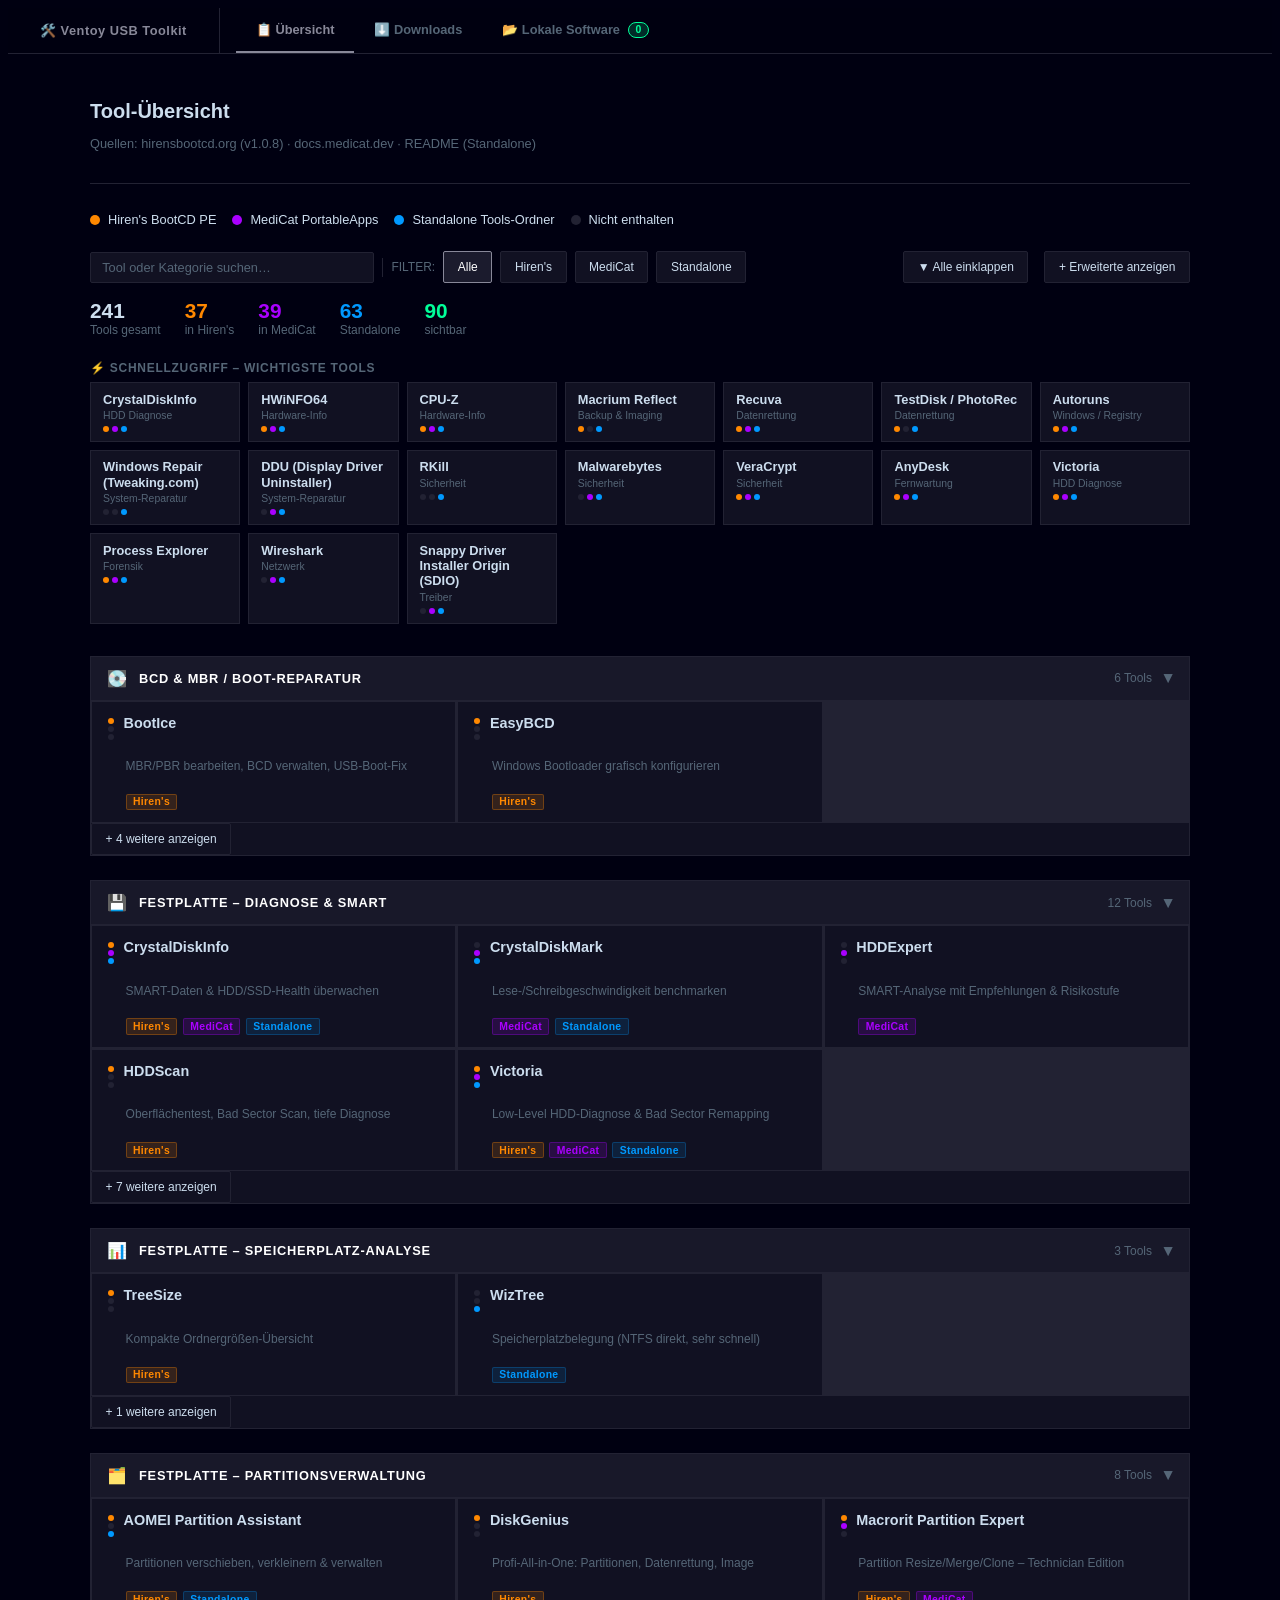
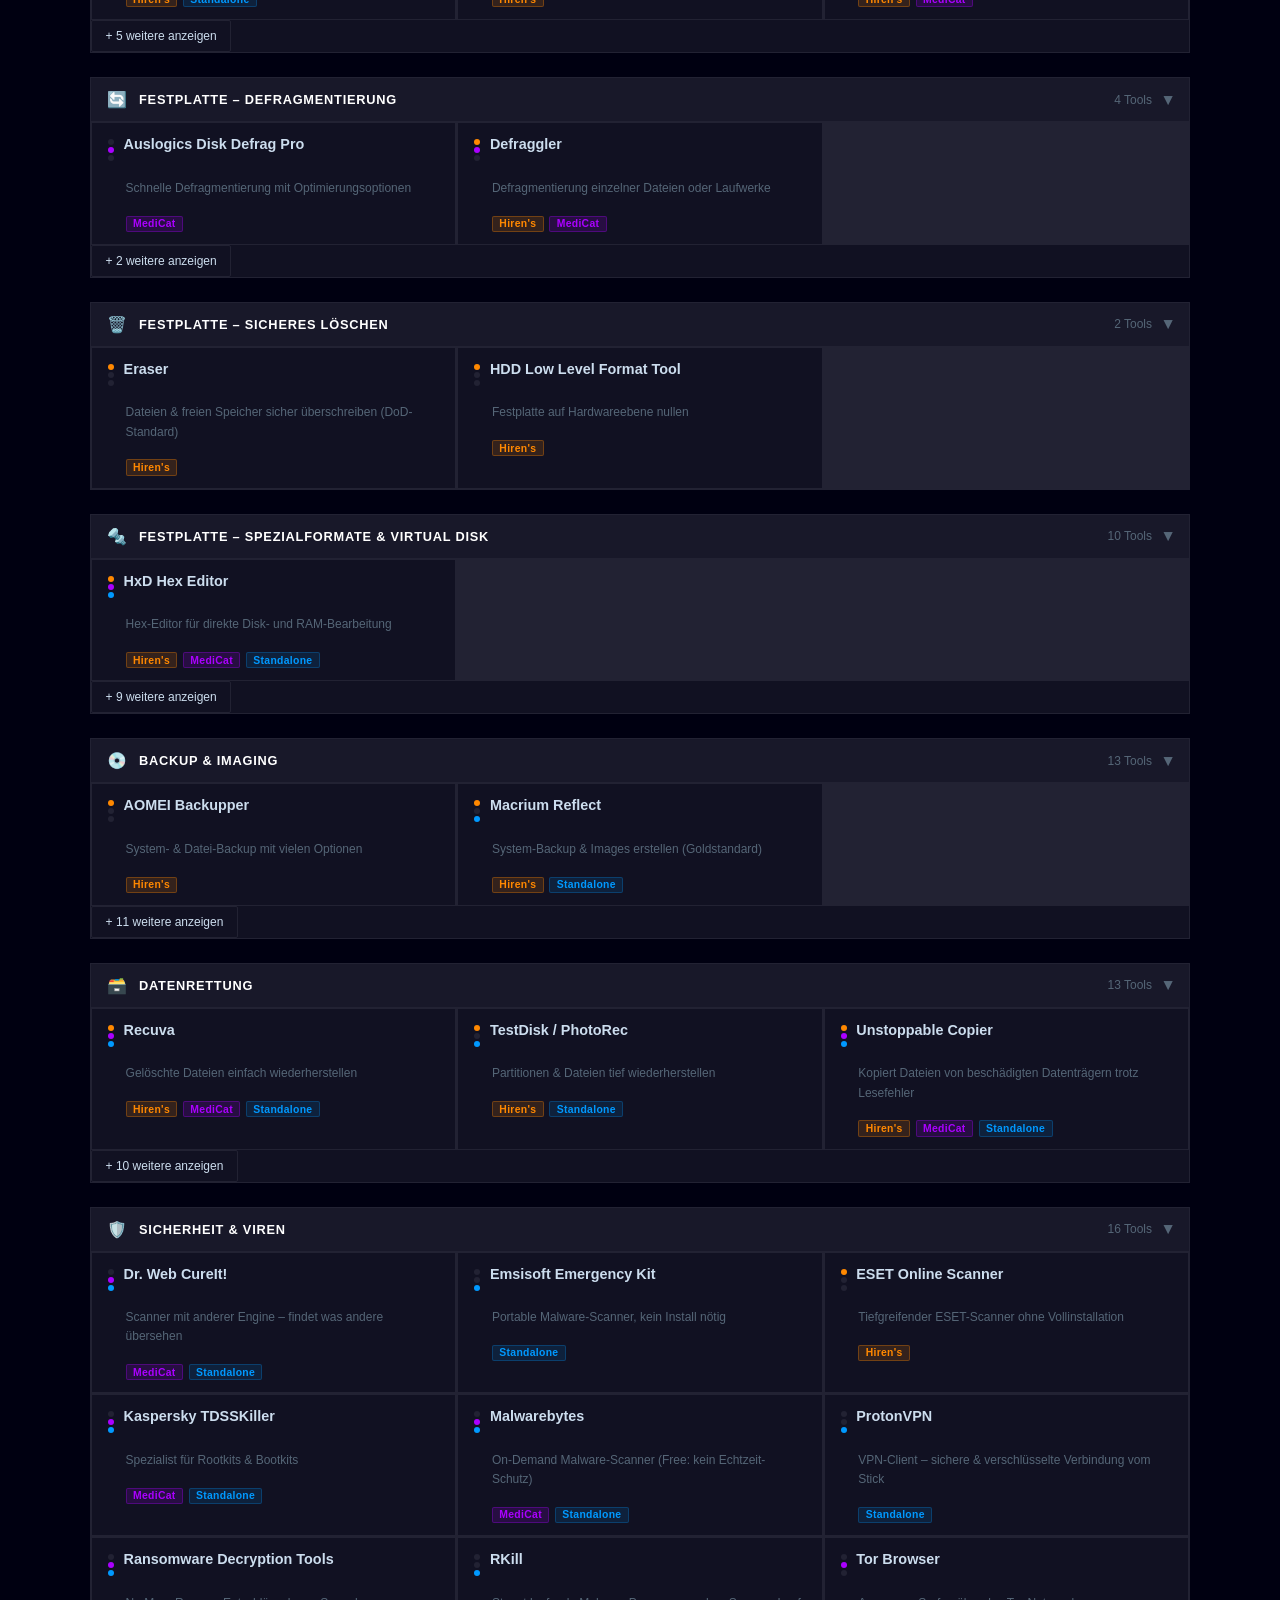
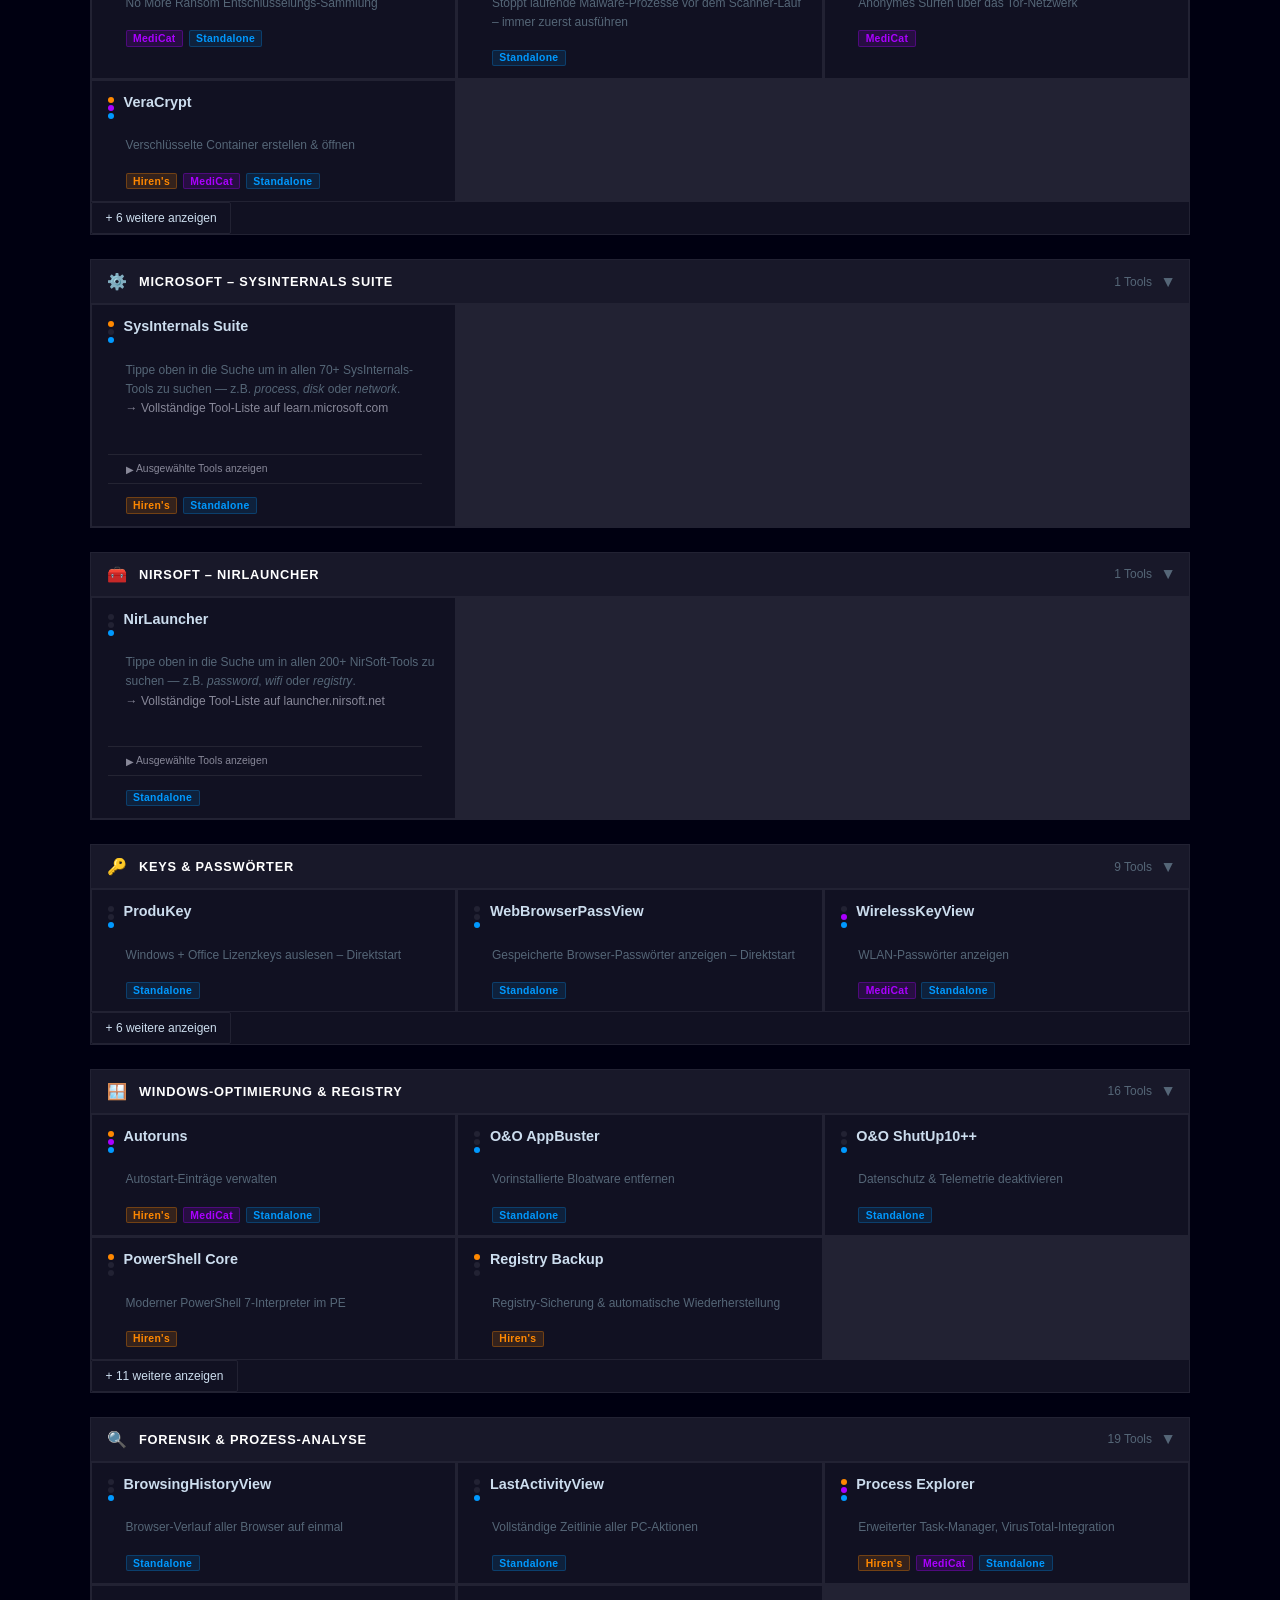
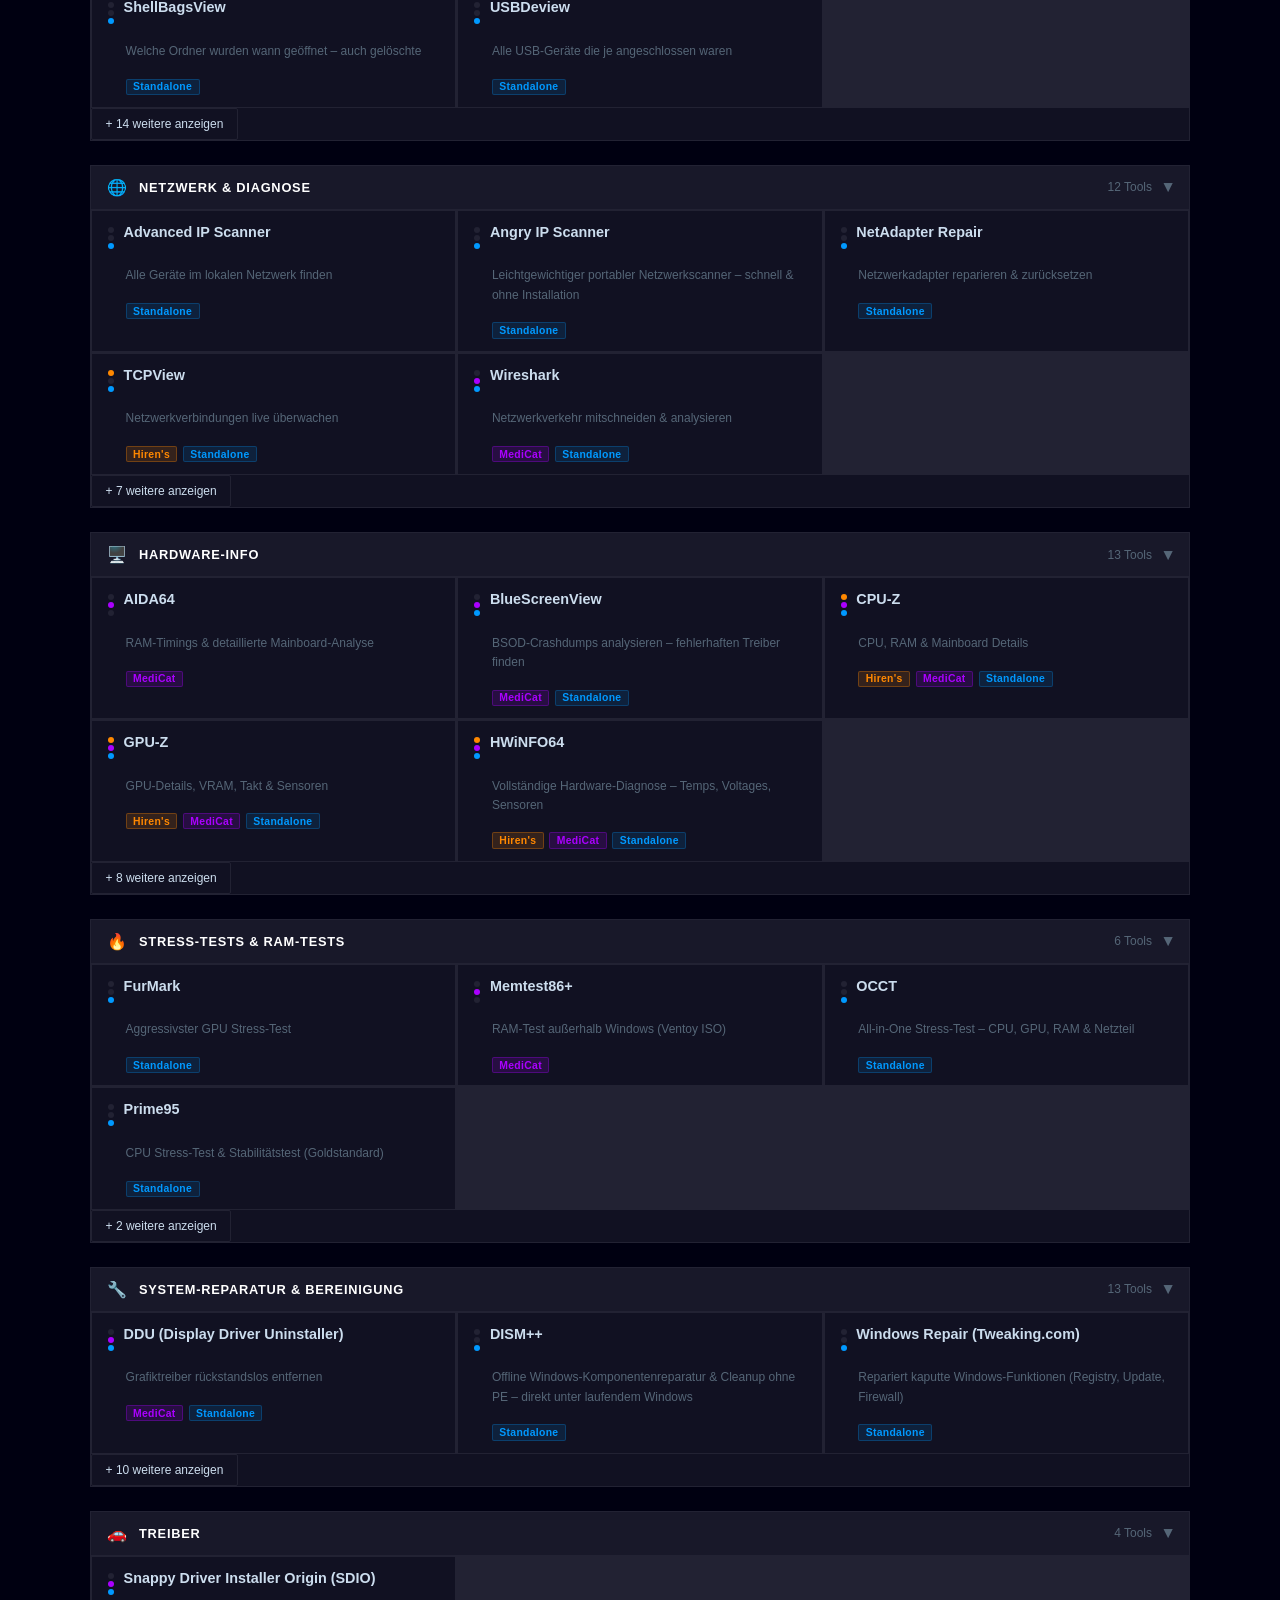
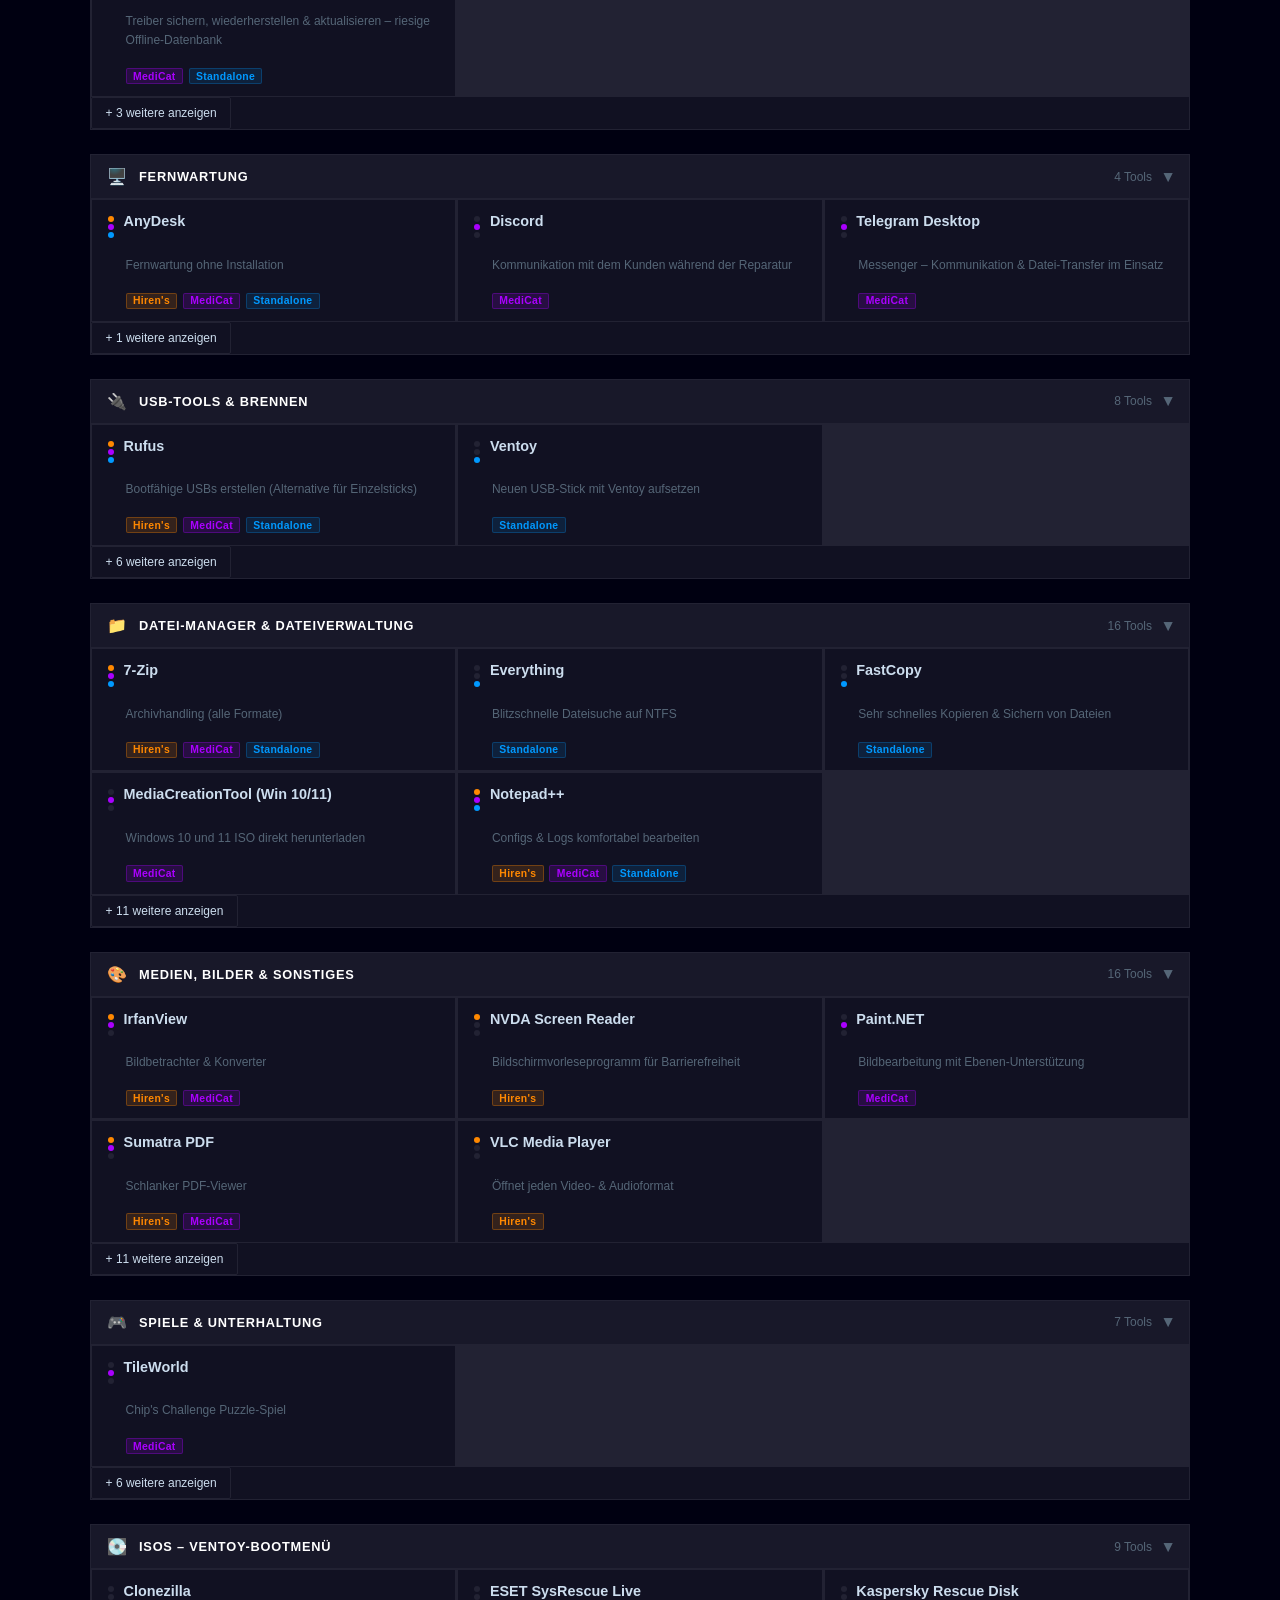
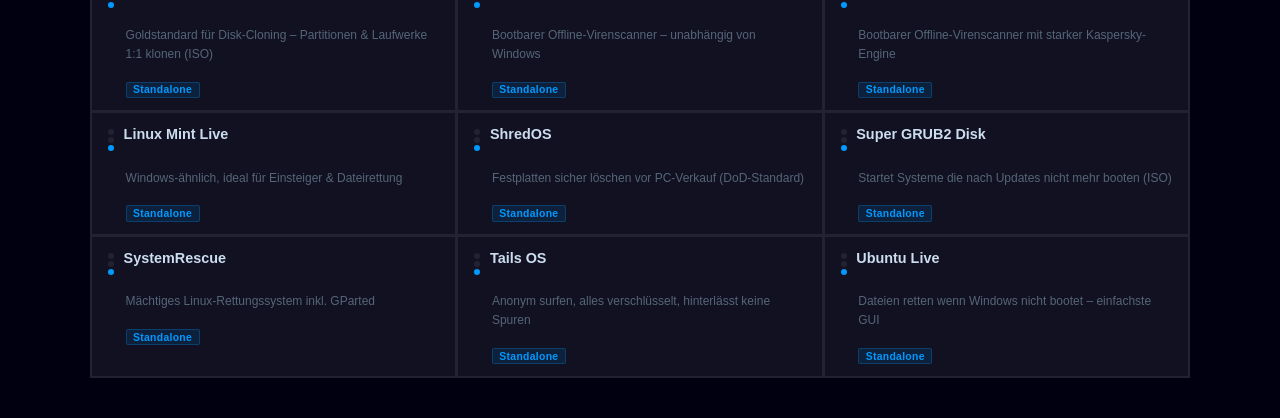
<file: ventoy-toolkit-overview.html>
<!DOCTYPE html>
<html lang="de">

<head>
  <meta charset="UTF-8">
  <meta name="viewport" content="width=device-width, initial-scale=1.0">
  <title>Ventoy USB Toolkit</title>
  <style>
    /* ============================================================
       1. DESIGN TOKENS
       ============================================================ */

    :root {
      /* Farben – Hintergründe & Oberflächen */
      --bg: #001;
      --sf: #112;
      --br: #223;

      /* Farben – Text */
      --tx: #CDE;
      --mu: #567;
      --ac: #889;
      --ac2: #8893;

      /* Farben – Quellen */
      --ch: #F80;
      --ch2: #F803;
      /* Hiren's  – Orange */
      --cm: #A0F;
      --cm2: #A0F3;
      /* MediCat  – Lila  */
      --cs: #09F;
      --cs2: #09F3;
      /* Standalone – Blau */
      --cl: #0F9;
      --cl2: #0D83;
      /* Kategorien – Grün */

      --cl-soft-bg: rgba(0, 220, 136, .10);
      --cl-soft-br: rgba(0, 220, 136, .25);

      /* Typografie */
      --t-xs: .65rem;
      --t-sm: .75rem;
      --t-md: .8rem;
      --t-lg: .9rem;
      --t-xl: 1rem;
      --ls-caps: .06em;
      --lh: 1.6;

      /* Abstände & Radien */
      --ind: 1.1rem;
      --r: 2px;
      --r-lg: 6px;

      /* Übergänge */
      --tr: .15s;
      --tr-m: .25s;
    }


    /* ============================================================
       2. QUELLENFARBEN  (data-src-Attribut)
       ============================================================ */

    [data-src=h] {
      --src-color: var(--ch);
      --src-bg: var(--ch2);
      --src-br: var(--ch);
      --src-soft-bg: rgba(255, 136, 0, .15);
      --src-soft-br: rgba(255, 136, 0, .30);
    }

    [data-src=m] {
      --src-color: var(--cm);
      --src-bg: var(--cm2);
      --src-br: var(--cm);
      --src-soft-bg: rgba(170, 0, 255, .15);
      --src-soft-br: rgba(170, 0, 255, .30);
    }

    [data-src=s] {
      --src-color: var(--cs);
      --src-bg: var(--cs2);
      --src-br: var(--cs);
      --src-soft-bg: rgba(0, 153, 255, .12);
      --src-soft-br: rgba(0, 153, 255, .25);
    }

    [data-src=ok] {
      --src-color: var(--cl);
    }

    [data-src=all] {
      --src-bg: var(--ac2);
      --src-br: var(--ac);
    }


    /* ============================================================
       3. RESET & BASE
       ============================================================ */

    body {
      font-family: 'IBM Plex Sans', sans-serif;
      background: var(--bg);
      color: var(--tx);
      min-height: 100vh;
    }

    /* Gemeinsame Karten-Basis */
    .card,
    .tool-card,
    .qa-card,
    .lc,
    .modal,
    a.dl-card {
      background: var(--sf);
      border: 1px solid var(--br);
    }


    /* ============================================================
       4. UTILITIES
       ============================================================ */

    .mu {
      color: var(--mu);
    }

    .italic {
      font-style: italic;
    }

    .d-none {
      display: none;
    }


    /* ============================================================
       5. FORMULARELEMENTE
       ============================================================ */

    .field {
      width: 100%;
      padding: .45rem .7rem;
      border-radius: var(--r);
      border: 1px solid var(--br);
      background: var(--sf);
      color: var(--tx);
      font-size: var(--t-md);
      outline: none;
      transition: border-color var(--tr);
    }

    .field:focus {
      border-color: var(--ac);
    }

    .field::placeholder {
      color: var(--mu);
    }

    textarea.field {
      resize: vertical;
      min-height: 70px;
    }


    /* ============================================================
       6. BUTTONS
       ============================================================ */

    .btn {
      display: inline-flex;
      align-items: center;
      justify-content: center;
      white-space: nowrap;
      min-height: 2rem;
      padding: .35rem .85rem;
      border-radius: var(--r);
      border: 1px solid var(--br);
      background: var(--sf);
      color: var(--tx);
      font-size: var(--t-sm);
      cursor: pointer;
      user-select: none;
      line-height: 1;
      vertical-align: middle;
      transition: all var(--tr);
    }

    /* Allgemeines Hover */
    .btn:hover,
    #btn-expand:hover,
    #btn-tier2:hover {
      color: #fff;
      border-color: var(--ac);
    }

    #btn-expand:hover,
    #btn-tier2:hover {
      background: var(--ac2);
    }

    /* Quellenfarben-Hover & aktiv */
    .btn[data-src]:hover,
    .btn[data-src].active {
      color: #fff;
      background: var(--src-bg);
      border-color: var(--src-br);
    }

    /* Varianten */
    .btn-l {
      border-color: var(--cl);
      background: var(--cl2);
      color: var(--cl);
      font-weight: 700;
    }

    .btn-l:hover {
      background: var(--cl);
      color: #000;
    }

    .btn-m {
      color: var(--mu);
    }


    /* ============================================================
       7. NAVIGATION (Tab-Leiste)
       ============================================================ */

    .tab-nav {
      position: sticky;
      top: 0;
      z-index: 100;
      background: rgba(0, 0, 17, .92);
      backdrop-filter: blur(10px);
      border-bottom: 1px solid var(--br);
      display: flex;
      align-items: stretch;
      padding: 0 2rem;
    }

    .tab-nav>strong {
      display: flex;
      align-items: center;
      gap: .5rem;
      font-size: var(--t-md);
      color: var(--ac);
      letter-spacing: .04em;
      padding-right: 2rem;
      border-right: 1px solid var(--br);
      margin-right: 1rem;
      white-space: nowrap;
    }

    .tab-btn {
      display: flex;
      align-items: center;
      gap: .5rem;
      padding: .85rem 1.25rem;
      font-size: var(--t-md);
      font-weight: 600;
      color: var(--mu);
      background: none;
      border: none;
      border-bottom: 2px solid transparent;
      cursor: pointer;
      white-space: nowrap;
      transition: color var(--tr), border-color var(--tr);
    }

    .tab-btn:hover {
      color: var(--tx);
    }

    .tab-btn.active {
      color: var(--ac);
      border-bottom-color: var(--ac);
    }

    .tab-btn sup {
      font-size: var(--t-xs);
      padding: .1rem .4rem;
      border-radius: 10px;
      background: var(--cl2);
      color: var(--cl);
      border: 1px solid var(--cl);
      font-weight: 700;
      font-style: normal;
    }


    /* ============================================================
       8. VIEWS (Tab-Inhalte)
       ============================================================ */

    .view {
      display: none;
      padding: 2rem;
    }

    .view.active {
      display: block;
    }

    .view>div {
      max-width: 1100px;
      margin-inline: auto;
    }

    .view>div>header {
      border-bottom: 1px solid var(--br);
      padding-bottom: 1.25rem;
      margin-bottom: 1.75rem;
    }

    .view>div>header h1 {
      font-size: 1.25rem;
      margin-bottom: .25rem;
    }

    .view>div>header p {
      font-size: var(--t-md);
      color: var(--mu);
    }


    /* ============================================================
       9. ÜBERSCHRIFTEN & LABELS
       ============================================================ */

    h3.lbl {
      font-size: var(--t-sm);
      font-weight: 600;
      text-transform: uppercase;
      letter-spacing: var(--ls-caps);
      color: var(--mu);
      margin-bottom: .6rem;
    }

    /* Gemeinsame uppercase-Label-Styles */
    .dl-section>b,
    .cat-hdr>b,
    .modal label {
      font-weight: 600;
      text-transform: uppercase;
      letter-spacing: var(--ls-caps);
    }

    .cat-hdr>b,
    .lc>header b,
    .modal>b {
      color: #fff;
    }


    /* ============================================================
       10. LEGENDE
       ============================================================ */

    .legend {
      display: flex;
      flex-wrap: wrap;
      gap: 1rem;
      margin-block: 1.5rem;
      font-size: var(--t-md);
      align-items: center;
    }

    .legend>span {
      display: flex;
      align-items: center;
      gap: .5rem;
    }

    .legend i {
      display: block;
      width: 10px;
      height: 10px;
      border-radius: 50%;
      flex-shrink: 0;
      font-style: normal;
      background: var(--src-color);
    }

    .legend i.missing {
      background: var(--br);
    }


    /* ============================================================
       11. STEUERLEISTE & STATISTIKEN
       ============================================================ */

    .controls {
      display: flex;
      flex-wrap: wrap;
      align-items: center;
      gap: .5rem;
      margin-bottom: 1rem;
    }

    .sep {
      width: 1px;
      height: 1.2rem;
      background: var(--br);
    }

    .stats-bar {
      display: flex;
      gap: 1.5rem;
      flex-wrap: wrap;
      margin-bottom: 1.5rem;
      font-size: var(--t-sm);
    }

    .stats-bar>div b {
      font-size: 1.3rem;
      font-weight: 600;
      color: var(--tx);
      display: block;
    }

    .stats-bar>div b[data-src] {
      color: var(--src-color);
    }

    .stats-bar>div span {
      color: var(--mu);
    }


    /* ============================================================
       12. KATEGORIEN
       ============================================================ */

    #categories {
      display: flex;
      flex-direction: column;
      gap: 1.5rem;
    }

    .category {
      overflow: hidden;
    }

    /* Kategoriekopf */
    .cat-hdr {
      display: flex;
      align-items: center;
      gap: .75rem;
      padding: .75rem 1rem;
      background: rgba(255, 255, 255, .03);
      border-bottom: 1px solid var(--br);
      cursor: pointer;
      user-select: none;
    }

    .cat-hdr:hover {
      background: rgba(255, 255, 255, .06);
    }

    .cat-hdr.cat-match {
      border-left: 2px solid var(--ac);
    }

    .cat-hdr>b {
      font-size: var(--t-md);
    }

    .cat-hdr>em {
      font-size: var(--t-sm);
      color: var(--mu);
      margin-left: auto;
      font-style: normal;
    }

    .cat-hdr>s {
      font-size: var(--t-sm);
      color: var(--mu);
      flex-shrink: 0;
      text-decoration: none;
      transition: transform var(--tr-m);
    }

    .category.open .cat-hdr>s {
      transform: rotate(90deg);
      display: inline-block;
    }

    /* Tool-Grid */
    .tools-grid {
      display: none;
      grid-template-columns: repeat(auto-fill, minmax(290px, 1fr));
      gap: 1px;
      background: var(--br);
    }

    .category.open .tools-grid {
      display: grid;
    }


    /* ============================================================
       13. TOOL-KARTEN
       ============================================================ */

    .tool-card {
      display: flex;
      flex-direction: column;
      padding: .75rem 1rem;
      gap: .35rem;
    }

    .tool-card.hidden,
    .tool-card.tier2-hidden {
      display: none;
    }

    .tool-card.tier2 {
      opacity: .55;
    }

    .tool-card>header {
      display: flex;
      align-items: flex-start;
      gap: .6rem;
    }

    .tool-card>header b {
      font-size: var(--t-lg);
      font-weight: 600;
      color: var(--tx);
      line-height: 1.3;
    }

    .tool-card>p,
    .tool-card>.tags {
      padding-left: var(--ind);
    }

    .tool-card>p {
      font-size: var(--t-sm);
      color: var(--mu);
      line-height: var(--lh);
    }

    /* Quellenpunkte */
    .pdots {
      display: flex;
      flex-direction: column;
      gap: 2px;
      flex-shrink: 0;
      margin-top: 4px;
    }

    .pdot {
      width: 6px;
      height: 6px;
      border-radius: 50%;
      background: var(--br);
    }

    .pdot[data-src] {
      background: var(--src-color);
    }

    /* Tags & Badges */
    .tags {
      display: flex;
      flex-wrap: wrap;
      gap: .35rem;
    }

    .badge {
      font-size: var(--t-xs);
      padding: .1rem .4rem;
      border-radius: var(--r);
      font-weight: 600;
      letter-spacing: .03em;
    }

    .badge[data-src] {
      background: var(--src-soft-bg);
      color: var(--src-color);
      border: 1px solid var(--src-soft-br);
    }

    /* Grüne Kategorie-Badges */
    .lc-badge,
    .cat-tag {
      background: var(--cl-soft-bg);
      color: var(--cl);
      border: 1px solid var(--cl-soft-br);
    }


    /* ============================================================
       14. SCHNELLZUGRIFF-KARTEN
       ============================================================ */

    .qa-grid {
      display: grid;
      grid-template-columns: repeat(auto-fill, minmax(150px, 1fr));
      gap: .5rem;
      margin-bottom: 2rem;
    }

    .qa-card {
      display: flex;
      flex-direction: column;
      padding: .55rem .75rem;
      gap: .2rem;
      cursor: default;
      transition: border-color var(--tr);
    }

    .qa-card:hover {
      border-color: var(--ac);
    }

    .qa-card small {
      font-size: var(--t-xs);
      color: var(--mu);
    }

    .qa-card b {
      font-size: var(--t-md);
      color: var(--tx);
      line-height: 1.2;
      font-weight: 600;
    }

    .qa-card>div {
      display: flex;
      gap: 3px;
      margin-top: .1rem;
    }


    /* ============================================================
       15. NIR-SUCHTREFFER & INFO-BOX
       ============================================================ */

    .nir-link {
      color: var(--ac);
      text-decoration: none;
    }

    .nir-link:hover,
    .info-toggle:hover {
      text-decoration: underline;
    }

    .nir-sa {
      margin: .7rem var(--ind) .2rem;
      font-size: var(--t-sm);
    }

    .nir-lbl {
      color: var(--ac);
      font-size: var(--t-xs);
      margin-bottom: .2rem;
      font-weight: 600;
    }

    .nir-hit {
      color: #fff;
      font-size: var(--t-sm);
      line-height: var(--lh);
    }

    .nir-hit b,
    .info-box b {
      color: var(--ac);
    }

    .info-box b {
      font-weight: 600;
    }

    /* Ausklappbare Info-Sektion */
    .info-toggle {
      display: block;
      width: calc(100% - var(--ind));
      padding: .5rem 0 .5rem var(--ind);
      margin-top: .6rem;
      margin-bottom: .5rem;
      font-size: var(--t-xs);
      color: var(--ac);
      cursor: pointer;
      text-align: left;
      background: none;
      border: none;
      border-top: 1px solid rgba(255, 255, 255, .08);
      border-bottom: 1px solid rgba(255, 255, 255, .08);
    }

    .t-arr {
      display: inline-block;
      font-size: var(--t-xs);
      vertical-align: middle;
      transition: transform var(--tr-m);
    }

    .t-arr.open {
      transform: rotate(90deg);
    }

    .info-box {
      display: none;
      margin: .4rem var(--ind) 0;
      padding: .5rem .7rem;
      border-radius: var(--r);
      font-size: var(--t-sm);
      color: var(--tx);
      line-height: 1.8;
      background: rgba(0, 170, 255, .06);
      border-left: 2px solid var(--ac);
    }

    .info-box.open {
      display: block;
    }


    /* ============================================================
       16. DOWNLOAD-SEKTION
       ============================================================ */

    .dl-section {
      padding: .75rem;
      margin-bottom: 1.25rem;
    }

    .dl-section>b {
      display: block;
      font-size: var(--t-md);
      margin-bottom: .1rem;
    }

    .dl-section>small {
      display: block;
      font-size: var(--t-md);
      color: var(--mu);
      margin-bottom: .6rem;
    }

    .dl-grid {
      display: grid;
      grid-template-columns: repeat(auto-fill, minmax(220px, 1fr));
      gap: .6rem;
    }

    a.dl-card {
      display: block;
      padding: .75rem .8rem;
      text-decoration: none;
      color: var(--tx);
      border-radius: var(--r-lg);
      transition: background var(--tr), border-color var(--tr);
    }

    a.dl-card:hover {
      background: rgba(255, 255, 255, .02);
      border-color: var(--ac);
    }

    a.dl-card b {
      display: block;
      font-size: var(--t-xl);
      margin-bottom: .25rem;
    }

    a.dl-card small {
      font-size: var(--t-md);
      color: var(--mu);
    }


    /* ============================================================
       17. LOKALE SOFTWARE
       ============================================================ */

    #local-stats {
      font-size: var(--t-sm);
      color: var(--mu);
      margin-bottom: 1rem;
    }

    #local-stats b {
      color: var(--cl);
    }

    .local-grid {
      display: grid;
      grid-template-columns: repeat(auto-fill, minmax(300px, 1fr));
      gap: .75rem;
    }

    .lc {
      display: flex;
      flex-direction: column;
      padding: .75rem 1rem;
      gap: .4rem;
      transition: border-color var(--tr);
    }

    .lc:hover {
      border-color: rgba(0, 220, 136, .3);
    }

    .lc>header {
      display: flex;
      justify-content: space-between;
      align-items: flex-start;
      gap: .5rem;
    }

    .lc>header b {
      font-size: var(--t-lg);
      font-weight: 700;
      line-height: 1.3;
    }

    .lc>header aside {
      display: flex;
      gap: .3rem;
      flex-shrink: 0;
    }

    .lc>p {
      font-size: var(--t-md);
      color: var(--mu);
      line-height: var(--lh);
    }

    .lc>footer {
      display: flex;
      align-items: center;
      gap: .5rem;
      flex-wrap: wrap;
      margin-top: .1rem;
    }

    .lc>footer code {
      font-size: var(--t-xs);
      color: var(--mu);
      opacity: .7;
      word-break: break-all;
    }


    /* ============================================================
       18. ICON-BUTTONS
       ============================================================ */

    .icon-btn {
      background: none;
      border: none;
      cursor: pointer;
      font-size: var(--t-md);
      color: var(--mu);
      padding: .15rem .3rem;
      border-radius: var(--r);
      line-height: 1;
      transition: color var(--tr), background var(--tr);
    }

    .icon-btn:hover {
      color: var(--tx);
      background: rgba(255, 255, 255, .07);
    }

    .icon-btn.del:hover {
      color: #f66;
    }


    /* ============================================================
       19. LEER-ZUSTÄNDE
       ============================================================ */

    .empty {
      text-align: center;
      padding: 4rem 2rem;
      font-size: var(--t-lg);
      color: var(--mu);
      border: 1px dashed var(--br);
      border-radius: 4px;
      grid-column: 1 / -1;
    }

    .empty i {
      font-size: 2.5rem;
      margin-bottom: .75rem;
      display: block;
      font-style: normal;
    }

    .empty h3 {
      color: var(--tx);
      font-size: var(--t-xl);
      margin-bottom: .5rem;
    }


    /* ============================================================
       20. KATEGORIEN-MANAGER (Lokale Software)
       ============================================================ */

    .cat-mgr {
      padding: .75rem 1rem;
      margin-bottom: 1rem;
    }

    #cat-tags-list {
      margin-bottom: .5rem;
    }

    .cat-tag {
      display: inline-flex;
      align-items: center;
      gap: .3rem;
      padding: .15rem .5rem;
      border-radius: var(--r);
      font-size: var(--t-xs);
      font-weight: 600;
    }

    .cat-tag button {
      background: none;
      border: none;
      color: var(--cl);
      cursor: pointer;
      font-size: var(--t-xs);
      padding: 0;
      opacity: .6;
      line-height: 1;
    }

    .cat-tag button:hover {
      opacity: 1;
    }

    #cat-manager .controls {
      margin-bottom: 0;
    }


    /* ============================================================
       21. MODAL
       ============================================================ */

    .overlay {
      display: none;
      position: fixed;
      inset: 0;
      z-index: 200;
      background: rgba(0, 0, 0, .7);
      align-items: center;
      justify-content: center;
      padding: 1rem;
    }

    .overlay.open {
      display: flex;
    }

    .modal {
      border-radius: var(--r-lg);
      padding: 1.5rem;
      width: 100%;
      max-width: 480px;
      display: flex;
      flex-direction: column;
      gap: 1rem;
    }

    .modal>b {
      font-size: var(--t-xl);
      font-weight: 700;
    }

    .modal label {
      display: flex;
      flex-direction: column;
      gap: .35rem;
      font-size: var(--t-sm);
      color: var(--mu);
    }

    .modal label small {
      font-size: var(--t-xs);
      text-transform: none;
      letter-spacing: 0;
      font-weight: 400;
      margin-top: -.1rem;
    }

    .modal-actions {
      display: flex;
      gap: .5rem;
      justify-content: flex-end;
    }


    /* ============================================================
       22. RESPONSIVE
       ============================================================ */

    @media (max-width: 600px) {
      .tab-nav>strong {
        display: none;
      }

      .tab-btn {
        padding: .75rem;
        font-size: var(--t-sm);
      }

      .view {
        padding: 1rem;
      }

      .dl-grid,
      .local-grid {
        grid-template-columns: 1fr;
      }
    }
  </style>
</head>

<body>

  <nav class="tab-nav">
    <strong>🛠️ Ventoy USB Toolkit</strong>
    <button class="tab-btn active" onclick="switchTab('dashboard')" id="tab-dashboard">📋 Übersicht</button>
    <button class="tab-btn" onclick="switchTab('downloads')" id="tab-downloads">⬇️ Downloads</button>
    <button class="tab-btn" onclick="switchTab('local')" id="tab-local">📂 Lokale Software <sup
        id="local-badge">0</sup></button>
  </nav>

  <div class="view active" id="view-dashboard">
    <div>
      <header>
        <h1>Tool-Übersicht</h1>
        <p>Quellen: hirensbootcd.org (v1.0.8) · docs.medicat.dev · README (Standalone)</p>
      </header>
      <div class="legend">
        <span><i data-src="h"></i>Hiren's BootCD PE</span>
        <span><i data-src="m"></i>MediCat PortableApps</span>
        <span><i data-src="s"></i>Standalone Tools-Ordner</span>
        <span><i class="missing"></i>Nicht enthalten</span>
      </div>
      <div class="controls">
        <input class="field" style="width:260px" type="text" placeholder="Tool oder Kategorie suchen…"
          oninput="onSearch(this.value)">
        <div class="sep"></div>
        <span class="mu" style="font-size:var(--t-sm)">FILTER:</span>
        <button class="btn active" data-src="all" onclick="setFilter(null)">Alle</button>
        <button class="btn" data-src="h" onclick="setFilter('h')">Hiren's</button>
        <button class="btn" data-src="m" onclick="setFilter('m')">MediCat</button>
        <button class="btn" data-src="s" onclick="setFilter('s')">Standalone</button>
        <button class="btn" style="margin-left:auto" id="btn-expand" onclick="expandCollapseAll()">▼ Alle
          einklappen</button>
        <button class="btn" style="margin-left:.5rem" id="btn-tier2" onclick="toggleAllTier2()">+ Erweiterte
          anzeigen</button>
      </div>
      <div class="stats-bar">
        <div><b id="cnt-all">–</b><span>Tools gesamt</span></div>
        <div><b data-src="h" id="cnt-h">–</b><span>in Hiren's</span></div>
        <div><b data-src="m" id="cnt-m">–</b><span>in MediCat</span></div>
        <div><b data-src="s" id="cnt-s">–</b><span>Standalone</span></div>
        <div><b data-src="ok" id="cnt-vis">–</b><span>sichtbar</span></div>
      </div>
      <h3 class="lbl" style="margin-bottom:.4rem">⚡ Schnellzugriff – Wichtigste Tools</h3>
      <div class="qa-grid" id="qa-grid"></div>
      <div id="categories"></div>
    </div>
  </div>

  <div class="view" id="view-downloads">
    <div>
      <header>
        <h1>Software-Launcher</h1>
        <p>Schneller Zugriff auf offizielle Download-Seiten — keine Binaries enthalten</p>
      </header>
      <div class="dl-section card"><b>🛡️ Sicherheit</b><small>Verschlüsselung, VPN &amp; Malware-Scans</small>
        <div class="dl-grid" id="dl-security"></div>
      </div>
      <div class="dl-section card"><b>🧰 Generell</b><small>Nützliche allgemeine Tools</small>
        <div class="dl-grid" id="dl-general"></div>
      </div>
    </div>
  </div>

  <div class="view" id="view-local">
    <div>
      <header>
        <h1>Lokale Software</h1>
        <p>Eigene Tools auf dem Stick — gespeichert im Browser (localStorage)</p>
      </header>
      <div class="cat-mgr card" id="cat-manager">
        <h3 class="lbl" style="margin-bottom:.4rem">📁 Kategorien</h3>
        <div class="tags" id="cat-tags-list"></div>
        <div class="controls">
          <input class="field" style="flex:1" id="cat-add-input" type="text" placeholder="Neue Kategorie…"
            onkeydown="if(event.key==='Enter')addCategory()">
          <button class="btn btn-l" onclick="addCategory()">+ Hinzufügen</button>
        </div>
      </div>
      <div class="controls">
        <input class="field" style="width:260px" id="local-search" type="text" placeholder="Tool suchen…"
          oninput="renderLocalTools()">
        <select class="field" style="width:auto" id="local-cat-filter" onchange="renderLocalTools()">
          <option value="">Alle Kategorien</option>
        </select>
        <button class="btn btn-m" onclick="exportTools()">⬆ Exportieren</button>
        <button class="btn btn-m" onclick="document.getElementById('imp').click()">⬇ Importieren</button>
        <input type="file" id="imp" accept=".json" class="d-none" onchange="importTools(event)">
        <button class="btn btn-l" style="margin-left:auto" onclick="openModal()">+ Tool hinzufügen</button>
      </div>
      <div id="local-stats"></div>
      <div class="local-grid" id="local-grid"></div>
    </div>
  </div>

  <div class="overlay" id="modal-overlay" onclick="if(event.target===this)closeModal()">
    <div class="modal">
      <b id="modal-title">Tool hinzufügen</b>
      <label>Name *<input class="field" id="f-name" type="text" placeholder="z.B. MyTool Portable"></label>
      <label>Beschreibung<textarea class="field" id="f-desc" placeholder="Was macht das Tool?"></textarea></label>
      <label>Kategorie<select class="field" id="f-cat"></select></label>
      <label>Pfad auf dem Stick<input class="field" id="f-path" type="text"
          placeholder="Tools\14_Sonstiges\MyTool.exe"><small>Relativer Pfad — nur zur Referenz, kein automatischer
          Start</small></label>
      <label>Notizen<textarea class="field" style="min-height:50px" id="f-notes"
          placeholder="Lizenz, Besonderheiten, Tipps…"></textarea></label>
      <div class="modal-actions">
        <button class="btn btn-m" onclick="closeModal()">Abbrechen</button>
        <button class="btn btn-l" onclick="saveLocal()">Speichern</button>
      </div>
    </div>
  </div>

  <script>
    function switchTab(t) {
      document.querySelectorAll('.view,.tab-btn').forEach(e => e.classList.remove('active'));
      document.getElementById('view-' + t).classList.add('active');
      document.getElementById('tab-' + t).classList.add('active');
    }

    const data = [
      {
        icon: '💽', title: 'BCD & MBR / Boot-Reparatur', tools: [
          { name: 'BootIce', desc: 'MBR/PBR bearbeiten, BCD verwalten, USB-Boot-Fix', in: ['h'] },
          { name: 'EasyBCD', desc: 'Windows Bootloader grafisch konfigurieren', in: ['h'] },
          { name: 'Boot Repair Disk', desc: 'Linux-basierte Boot-Reparatur für GRUB & Windows', in: ['m'], tier: 2 },
          { name: 'BootIt Bare Metal', desc: 'Erweiterte Partition & Boot-Verwaltung (ISO)', in: ['m'], tier: 2 },
          { name: 'EasyUEFI', desc: 'UEFI-Booteinträge verwalten, reparieren & sichern', in: ['m'], tier: 2 },
          { name: 'Rescatux', desc: 'Linux-Rettungssystem für Boot & GRUB-Reparatur (ISO)', in: ['m'], tier: 2 },
        ]
      },
      {
        icon: '💾', title: 'Festplatte – Diagnose & SMART', tools: [
          { name: 'CrystalDiskInfo', desc: 'SMART-Daten & HDD/SSD-Health überwachen', in: ['h', 'm', 's'] },
          { name: 'CrystalDiskMark', desc: 'Lese-/Schreibgeschwindigkeit benchmarken', in: ['m', 's'] },
          { name: 'HDDScan', desc: 'Oberflächentest, Bad Sector Scan, tiefe Diagnose', in: ['h'] },
          { name: 'Victoria', desc: 'Low-Level HDD-Diagnose & Bad Sector Remapping', in: ['h', 'm', 's'] },
          { name: 'HDDExpert', desc: 'SMART-Analyse mit Empfehlungen & Risikostufe', in: ['m'] },
          { name: 'HDTune', desc: 'HDD-Benchmark & Error-Scan', in: ['h'], tier: 2 },
          { name: 'GSmartControl', desc: 'Grafische SMART-Oberfläche, alle Laufwerke', in: ['h'], tier: 2 },
          { name: 'WD Data Lifeguard Diagnostics', desc: 'Western-Digital-Laufwerke testen & diagnostizieren', in: ['h'], tier: 2 },
          { name: 'SSD Life', desc: 'SSD-Lebenserwartung und Health im Blick behalten', in: ['m'], tier: 2 },
          { name: 'SSD-Z', desc: 'SSD-Details: Controller, Flash-Typ, Firmware', in: ['m'], tier: 2 },
          { name: 'SSD Fresh Plus', desc: 'SSD-Optimierungen unter Windows anpassen', in: ['m'], tier: 2 },
          { name: 'CheckDisk GUI', desc: 'Grafische Oberfläche für chkdsk', in: ['h'], tier: 2 },
        ]
      },
      {
        icon: '📊', title: 'Festplatte – Speicherplatz-Analyse', tools: [
          { name: 'WizTree', desc: 'Speicherplatzbelegung (NTFS direkt, sehr schnell)', in: ['s'] },
          { name: 'TreeSize', desc: 'Kompakte Ordnergrößen-Übersicht', in: ['h'] },
          { name: 'WinDirStat', desc: 'Speicherbelegung als Treemap-Visualisierung', in: ['m'], tier: 2 },
        ]
      },
      {
        icon: '🗂️', title: 'Festplatte – Partitionsverwaltung', tools: [
          { name: 'AOMEI Partition Assistant', desc: 'Partitionen verschieben, verkleinern & verwalten', in: ['h', 's'] },
          { name: 'DiskGenius', desc: 'Profi-All-in-One: Partitionen, Datenrettung, Image', in: ['h'] },
          { name: 'Macrorit Partition Expert', desc: 'Partition Resize/Merge/Clone – Technician Edition', in: ['h', 'm'] },
          { name: 'EaseUS Partition Master', desc: 'Partitionsverwaltung mit Datenrettungs-Funktionen', in: ['h'], tier: 2 },
          { name: 'FAT32 Formatter', desc: 'Laufwerke >32 GB mit FAT32 formatieren', in: ['m'], tier: 2 },
          { name: 'Macrorit NTFS to FAT', desc: 'Dateisystem ohne Datenverlust konvertieren', in: ['m'], tier: 2 },
          { name: 'Macrorit Partition Extender', desc: 'Partitionen schnell & sicher vergrößern', in: ['h'], tier: 2 },
          { name: 'NTFS Permission Tool', desc: 'NTFS-Berechtigungen einsehen & reparieren', in: ['m'], tier: 2 },
        ]
      },
      {
        icon: '🔄', title: 'Festplatte – Defragmentierung', tools: [
          { name: 'Defraggler', desc: 'Defragmentierung einzelner Dateien oder Laufwerke', in: ['h', 'm'] },
          { name: 'Auslogics Disk Defrag Pro', desc: 'Schnelle Defragmentierung mit Optimierungsoptionen', in: ['m'] },
          { name: 'UltraDefrag', desc: 'Open-Source-Defragmenter, auch für Systemdateien', in: ['m'], tier: 2 },
          { name: 'JkDefrag', desc: 'Leichtgewichtiger Defragmenter, sehr schnell', in: ['m'], tier: 2 },
        ]
      },
      {
        icon: '🗑️', title: 'Festplatte – Sicheres Löschen', tools: [
          { name: 'Eraser', desc: 'Dateien & freien Speicher sicher überschreiben (DoD-Standard)', in: ['h'] },
          { name: 'HDD Low Level Format Tool', desc: 'Festplatte auf Hardwareebene nullen', in: ['h'] },
        ]
      },
      {
        icon: '🔩', title: 'Festplatte – Spezialformate & Virtual Disk', tools: [
          { name: 'HxD Hex Editor', desc: 'Hex-Editor für direkte Disk- und RAM-Bearbeitung', in: ['h', 'm', 's'] },
          { name: 'Disk2vhd', desc: 'Laufendes System direkt als VHD-Image exportieren', in: ['h', 'm'], tier: 2 },
          { name: 'DiskInternals Linux Reader', desc: 'Ext2/3/4 Linux-Partitionen unter Windows lesen', in: ['h'], tier: 2 },
          { name: 'HDHacker', desc: 'Boot-Sektor / MBR lesen, schreiben & sichern', in: ['m'], tier: 2 },
          { name: 'ImDisk Virtual Disk Driver', desc: 'ISO/IMG als virtuelles Laufwerk einbinden', in: ['h'], tier: 2 },
          { name: 'Paragon AppleFS for Windows', desc: 'Apple HFS+/APFS-Volumes unter Windows öffnen', in: ['h'], tier: 2 },
          { name: 'SD Formatter', desc: 'SD-Karten nach offenem Standard korrekt formatieren', in: ['m'], tier: 2 },
          { name: 'VHD Manager', desc: 'VHD-Dateien erstellen, mounten & verwalten', in: ['m'], tier: 2 },
          { name: 'VHD Tool++', desc: 'Erweitertes VHD-Verwaltungstool', in: ['m'], tier: 2 },
          { name: 'VHD2Disk', desc: 'VHD-Image auf physische Festplatte zurückschreiben', in: ['m'], tier: 2 },
        ]
      },
      {
        icon: '💿', title: 'Backup & Imaging', tools: [
          { name: 'Macrium Reflect', desc: 'System-Backup & Images erstellen (Goldstandard)', in: ['h', 's'] },
          { name: 'AOMEI Backupper', desc: 'System- & Datei-Backup mit vielen Optionen', in: ['h'] },
          { name: 'Acronis Cyber Protect', desc: 'Professionelles Image-Backup & Restore', in: ['h'], tier: 2 },
          { name: 'Acronis True Image', desc: 'Vollständiges System-Backup & Klonen', in: ['m'], tier: 2 },
          { name: 'Drive Snapshot', desc: 'Backup laufender Systeme ohne Neustart', in: ['h'], tier: 2 },
          { name: 'DriveImage XML', desc: 'Leichtgewichtiges Drive-Imaging im XML-Format', in: ['h'], tier: 2 },
          { name: 'EaseUS Todo Backup', desc: 'Backup & Imaging mit einfacher Bedienung', in: ['m'], tier: 2 },
          { name: 'Lazesoft Disk Image & Clone', desc: 'Bootfähige Laufwerke klonen & Images erstellen', in: ['h'], tier: 2 },
          { name: 'MiniTool ShadowMaker', desc: 'Backup, Klonen & Wiederherstellung', in: ['m'], tier: 2 },
          { name: 'Rescuezilla', desc: 'Einfaches Cloning & Imaging – Clonezilla-Frontend', in: ['m'], tier: 2 },
          { name: 'Symantec Ghost', desc: 'Klassisches Disk-Imaging & Klonen', in: ['m'], tier: 2 },
          { name: 'WinToHDD', desc: 'Windows auf andere Festplatte/Partition klonen', in: ['m'], tier: 2 },
          { name: 'WinToUSB', desc: 'Windows-To-Go auf USB-Stick installieren', in: ['m'], tier: 2 },
        ]
      },
      {
        icon: '🗃️', title: 'Datenrettung', tools: [
          { name: 'Recuva', desc: 'Gelöschte Dateien einfach wiederherstellen', in: ['h', 'm', 's'] },
          { name: 'TestDisk / PhotoRec', desc: 'Partitionen & Dateien tief wiederherstellen', in: ['h', 's'] },
          { name: 'Unstoppable Copier', desc: 'Kopiert Dateien von beschädigten Datenträgern trotz Lesefehler', in: ['h', 'm', 's'] },
          { name: 'DMDE', desc: 'Disk-Map & Datenrettung bis auf Sektor-Ebene', in: ['h'], tier: 2 },
          { name: 'EaseUS Data Recovery Wizard', desc: 'Datenrettung mit einfacher Oberfläche (max. 2 GB gratis)', in: ['m'], tier: 2 },
          { name: 'Elcomsoft System Recovery', desc: 'Windows-Passwörter & Zugänge zurücksetzen', in: ['m'], tier: 2 },
          { name: 'Lazesoft Data Recovery', desc: 'Datenrettung von formatierten/gelöschten Laufwerken', in: ['h'], tier: 2 },
          { name: 'MiniTool Power Data Recovery', desc: 'Datenrettung mit einfacher Oberfläche (1 GB gratis)', in: ['m'], tier: 2 },
          { name: 'Puran Data Recovery', desc: 'Tiefes Scannen nach verlorenen Partitionen', in: ['h'], tier: 2 },
          { name: 'Puran File Recovery', desc: 'Gelöschte Dateien schnell wiederherstellen', in: ['h'], tier: 2 },
          { name: 'R-Drive Image', desc: 'Professionelles Disk-Imaging & Datenrettung', in: ['m'], tier: 2 },
          { name: 'ReclaiMe', desc: 'RAID- und Partition-Wiederherstellung', in: ['h'], tier: 2 },
          { name: 'RS RAID Retrieve', desc: 'Datenrettung aus defekten RAID-Verbünden', in: ['m'], tier: 2 },
        ]
      },
      {
        icon: '🛡️', title: 'Sicherheit & Viren', tools: [
          { name: 'Emsisoft Emergency Kit', desc: 'Portable Malware-Scanner, kein Install nötig', in: ['s'] },
          { name: 'Kaspersky TDSSKiller', desc: 'Spezialist für Rootkits & Bootkits', in: ['m', 's'] },
          { name: 'Malwarebytes', desc: 'On-Demand Malware-Scanner (Free: kein Echtzeit-Schutz)', in: ['m', 's'] },
          { name: 'ProtonVPN', desc: 'VPN-Client – sichere & verschlüsselte Verbindung vom Stick', in: ['s'] },
          { name: 'Ransomware Decryption Tools', desc: 'No More Ransom Entschlüsselungs-Sammlung', in: ['m', 's'] },
          { name: 'RKill', desc: 'Stoppt laufende Malware-Prozesse vor dem Scanner-Lauf – immer zuerst ausführen', in: ['s'] },
          { name: 'VeraCrypt', desc: 'Verschlüsselte Container erstellen & öffnen', in: ['h', 'm', 's'] },
          { name: 'Dr. Web CureIt!', desc: 'Scanner mit anderer Engine – findet was andere übersehen', in: ['m', 's'] },
          { name: 'ESET Online Scanner', desc: 'Tiefgreifender ESET-Scanner ohne Vollinstallation', in: ['h'] },
          { name: 'HijackThis', desc: 'Browser-Hijacker & verdächtige Starteinträge aufspüren', in: ['m'], tier: 2 },
          { name: 'Malware Hunter Pro', desc: 'Proaktiver Malware-Scanner & Entferner', in: ['m'], tier: 2 },
          { name: 'McAfee Stinger', desc: 'Schneller Malware-Quickscan, sehr leichtgewichtig', in: ['h', 'm'], tier: 2 },
          { name: 'OpenVPN Portable', desc: 'VPN-Verbindung direkt vom Stick aufbauen', in: ['m'], tier: 2 },
          { name: 'Panda Cloud Cleaner', desc: 'Cloud-basierter Malware-Scanner', in: ['m'], tier: 2 },
          { name: 'SUPERAntiSpyware', desc: 'Spyware, Adware & Trojaner entfernen', in: ['m'], tier: 2 },
          { name: 'Tor Browser', desc: 'Anonymes Surfen über das Tor-Netzwerk', in: ['m'] },
        ]
      },
      {
        icon: '⚙️', title: 'Microsoft – SysInternals Suite', tools: [
          {
            name: 'SysInternals Suite', desc: 'Tippe oben in die Suche um in allen 70+ SysInternals-Tools zu suchen — z.B. process, disk oder network.', descHtml: 'Tippe oben in die Suche um in allen 70+ SysInternals-Tools zu suchen — z.B. <i>process</i>, <i>disk</i> oder <i>network</i>.<br><a class="nir-link" href="https://learn.microsoft.com/en-us/sysinternals/downloads/" target="_blank">→ Vollständige Tool-Liste auf learn.microsoft.com</a>', in: ['h', 's'],
            nir: { 'AccessChk': 'Command-line tool for viewing effective permissions on files, registry keys, services, processes and kernel objects', 'AccessEnum': 'Shows who has what access to directories, files and Registry keys', 'Autoruns': 'See what programs are configured to startup automatically when your system boots', 'BgInfo': 'Automatically display relevant information about a Windows computer on the desktop background', 'Coreinfo': 'Shows mapping between logical processors and the physical processor, NUMA node, socket and cache topology', 'DebugView': 'Monitor debug output on your local machine or across the Internet', 'Desktops': 'Create up to four virtual desktops and switch between them using hotkeys', 'Disk2vhd': 'Simplifies migration of physical systems into virtual machines (P2V)', 'DiskMon': 'Capture all hard disk activity or acts as a software disk activity light in system tray', 'DiskView': 'Graphical disk sector viewer', 'DU': 'Report the disk space usage for the directory you specify', 'Handle': 'Show what files are open by which processes', 'ListDLLs': 'List all DLLs that are currently loaded, including version numbers and full paths', 'LogonSessions': 'List the active logon sessions on a system', 'NTFSInfo': 'Detailed information about NTFS volumes including MFT size and location', 'PipeList': 'Display named pipes on your system', 'PortMon': 'Monitor serial and parallel port activity', 'ProcDump': 'Capture process dumps for CPU spikes, hung windows or unhandled exceptions', 'Process Explorer': 'Find out what files, registry keys and objects processes have open, which DLLs they have loaded', 'Process Monitor': 'Monitor file system, Registry, process, thread and DLL activity in real-time', 'PsExec': 'Execute processes on remote systems', 'PsInfo': 'Obtain information about a system', 'PsKill': 'Kill processes by name or process ID', 'PsList': 'List detailed information about processes', 'PsLoggedOn': 'Show users logged on to a local or remote system', 'PsLogList': 'Dump event log records', 'PsPing': 'Measure network performance including latency and bandwidth', 'PsService': 'View and control services', 'PsShutdown': 'Shutdown or reboot a computer', 'RAMMap': 'Advanced physical memory usage analysis — see exactly how Windows is using RAM', 'RDCMan': 'Manage multiple remote desktop connections', 'RegJump': 'Jump to a registry path directly in Regedit', 'SDelete': 'Securely overwrite sensitive files and cleanse free space (DoD-compliant)', 'Sigcheck': 'Show file version, timestamp, and digital signature details — verify file integrity', 'Streams': 'Reveal NTFS alternate streams in files', 'Sysmon': 'Monitor and log system activity including processes, network connections and file changes', 'TCPView': 'Live view of all TCP and UDP endpoints, including local and remote addresses and state', 'VMMap': 'Analyze virtual memory usage of a specific process in detail', 'WhoIs': 'WHOIS lookup for domain registration information', 'ZoomIt': 'Screen zoom, annotation and recording tool for presentations' },
            nirOverview: '<b>🔍 Prozesse:</b> Process Explorer · Process Monitor · ProcDump · PsList · PsKill · VMMap<br><b>🚀 Autostart:</b> Autoruns · BgInfo · Desktops<br><b>🌐 Netzwerk:</b> TCPView · PsPing · PsTools · WhoIs · PortMon<br><b>💾 Festplatte:</b> DiskView · Disk2vhd · DU · SDelete · Contig · DiskMon<br><b>🔒 Sicherheit:</b> AccessChk · AccessEnum · Sigcheck · Sysmon · Streams<br><b>📋 Registry:</b> Autoruns · RegJump · RegDelNull · RU · AdExplorer<br><b>🖥️ System-Info:</b> PsInfo · Coreinfo · RAMMap · LogonSessions · Handle · ListDLLs<br><b>🔧 Remote:</b> PsExec · PsLoggedOn · PsLogList · PsService · PsShutdown · RDCMan'
          },
        ]
      },
      {
        icon: '🧰', title: 'NirSoft – NirLauncher', tools: [
          {
            name: 'NirLauncher', desc: 'Tippe oben in die Suche um in allen 200+ NirSoft-Tools zu suchen — z.B. password, wifi oder registry. → launcher.nirsoft.net', descHtml: 'Tippe oben in die Suche um in allen 200+ NirSoft-Tools zu suchen — z.B. <i>password</i>, <i>wifi</i> oder <i>registry</i>.<br><a class="nir-link" href="https://launcher.nirsoft.net/utilities_list.html" target="_blank">→ Vollständige Tool-Liste auf launcher.nirsoft.net</a>', in: ['s'],
            nir: { 'BrowsingHistoryView': 'View browsing history of popular Web browsers', 'BlueScreenView': 'Show information about blue screen crashes occurred in your system', 'ChromePass': 'Password recovery tool for Google Chrome Web browser', 'CurrPorts': 'Displays the list of all currently opened TCP/UDP ports on your computer', 'DNSQuerySniffer': 'Network sniffer utility that shows the DNS queries sent on your system', 'DriverView': 'Displays the list of all device drivers currently loaded on your system', 'EncryptedRegView': 'Scans the Registry and decrypts the data encrypted with DPAPI', 'ExecutedProgramsList': 'Displays programs and batch files that you previously executed on your system', 'HashMyFiles': 'Calculate the MD5/SHA1 hashes of your files', 'LastActivityView': 'View the latest computer activity', 'LSASecretsDump': 'Dump the LSA secrets from the Registry', 'MACAddressView': 'MAC address lookup tool', 'Mail PassView': 'Recovers email passwords', 'MessenPass': 'Recovers the passwords of instant messenger programs', 'NetworkLatencyView': 'Calculates the network latency (in milliseconds) for every new TCP connection', 'NirCmd': 'Do many useful tasks from command-line', 'OfflineRegistryFinder': 'Find data in external Registry files', 'OfflineRegistryView': 'View offline Registry files', 'PingInfoView': 'Ping multiple host names and IP addresses', 'ProduKey': 'Displays the CD-Keys of MS-Office/Windows installed on your computer', 'RegistryChangesView': 'Compares 2 snapshots of Windows Registry', 'RegScanner': 'Scan and find values in the Registry', 'SearchMyFiles': 'Alternative to the standard Search For Files And Folders module of Windows', 'ServiWin': 'Displays the list of installed drivers and services on your system', 'ShadowCopyView': 'View shadow copies on your system', 'ShellBagsView': 'Displays the list of all folder settings saved by Windows', 'SmartSniff': 'Captures TCP/IP packets and view the captured data as sequence of conversations', 'TCPConnectProblemView': 'Monitor TCP connection problems', 'TcpLogView': 'Monitors the opened TCP connections on your system', 'UninstallView': 'Shows installed programs on your system and allows you to uninstall them', 'USBDeview': 'Lists all installed USB devices that you previously used', 'USBLogView': 'Records the details of any USB device that is plugged/unplugged into your system', 'VaultPasswordView': 'Decrypts passwords stored in Windows Vault', 'WebBrowserPassView': 'Recover lost passwords from your Web browser', 'WifiInfoView': 'Displays extensive information about wireless networks in your area', 'WinLogOnView': 'Displays logon/logoff times on Windows Vista/7/8/2008', 'WirelessKeyView': 'Recovers lost wireless network keys (WEP/WPA) stored in your computer', 'Wireless Network Watcher': 'Shows who is connected to your wireless network' },
            nirOverview: '<b>🔑 Passwörter:</b> ProduKey · WebBrowserPassView · WirelessKeyView · ChromePass · VaultPasswordView · LSASecretsDump · EncryptedRegView<br><b>🌐 Netzwerk:</b> CurrPorts · SmartSniff · WifiInfoView · DNSQuerySniffer · NetworkLatencyView · PingInfoView<br><b>🔍 Forensik:</b> LastActivityView · USBDeview · ShellBagsView · ExecutedProgramsList · WinLogOnView<br><b>🌍 Browser:</b> BrowsingHistoryView · ChromeCacheView · ChromeCookiesView · MZCacheView<br><b>🖥️ System:</b> BlueScreenView · ServiWin · DriverView · ProcessActivityView · DevManView<br><b>📋 Registry:</b> RegistryChangesView · RegScanner · OfflineRegistryFinder<br><b>📁 Dateien:</b> SearchMyFiles · HashMyFiles · FolderChangesView · NTFSLinksView'
          },
        ]
      },
      {
        icon: '🔑', title: 'Keys & Passwörter', tools: [
          { name: 'ProduKey', desc: 'Windows + Office Lizenzkeys auslesen – Direktstart', in: ['s'] },
          { name: 'WebBrowserPassView', desc: 'Gespeicherte Browser-Passwörter anzeigen – Direktstart', in: ['s'] },
          { name: 'WirelessKeyView', desc: 'WLAN-Passwörter anzeigen', in: ['m', 's'] },
          { name: 'Lazesoft Password Recovery', desc: 'Windows-Passwort zurücksetzen (grafisch)', in: ['h'], tier: 2 },
          { name: 'Lazesoft Windows Recovery', desc: 'Bootprobleme beheben & Passwörter zurücksetzen', in: ['h'], tier: 2 },
          { name: 'NT Password Edit', desc: 'Windows-Passwort direkt in SAM-Datei ändern', in: ['h'], tier: 2 },
          { name: 'RecoverKeysPortable', desc: 'Lizenzkeys für hunderte installierter Programme', in: ['m'], tier: 2 },
          { name: 'ShowKeyPlus', desc: 'Windows-Produkt-Key & OEM-Key auslesen', in: ['h'], tier: 2 },
          { name: 'Windows Login Unlocker', desc: 'Gesperrte Windows-Accounts entsperren', in: ['h'], tier: 2 },
        ]
      },
      {
        icon: '🪟', title: 'Windows-Optimierung & Registry', tools: [
          { name: 'Autoruns', desc: 'Autostart-Einträge verwalten', in: ['h', 'm', 's'] },
          { name: 'O&O AppBuster', desc: 'Vorinstallierte Bloatware entfernen', in: ['s'] },
          { name: 'O&O ShutUp10++', desc: 'Datenschutz & Telemetrie deaktivieren', in: ['s'] },
          { name: 'PowerShell Core', desc: 'Moderner PowerShell 7-Interpreter im PE', in: ['h'] },
          { name: 'Registry Backup', desc: 'Registry-Sicherung & automatische Wiederherstellung', in: ['h'] },
          { name: 'Attribute Changer', desc: 'Datei- & Ordner-Attribute inkl. Zeitstempel ändern', in: ['h'], tier: 2 },
          { name: 'Change Keyboard Layout', desc: 'Tastaturlayout im PE schnell wechseln', in: ['h'], tier: 2 },
          { name: 'Dependency Walker', desc: 'DLL-Abhängigkeiten von .exe-Dateien analysieren', in: ['h'], tier: 2 },
          { name: 'RegAlyzer', desc: 'Erweiterte Registry-Suche & -Bearbeitung', in: ['m'], tier: 2 },
          { name: 'RegOwnershipEx', desc: 'Registry-Schlüsselbesitz übernehmen', in: ['m'], tier: 2 },
          { name: 'Regshot', desc: 'Registry-Vorher/Nachher-Vergleich – Änderungen erkennen', in: ['h', 'm'], tier: 2 },
          { name: 'Registry Loader PE', desc: 'Offline-Registry eines anderen Windows-Systems laden', in: ['m'], tier: 2 },
          { name: 'Registry Workshop', desc: 'Mächtiger Registry-Editor mit Suche & Vergleich', in: ['m'], tier: 2 },
          { name: 'RegistryManager', desc: 'Registry-Hives laden, vergleichen & exportieren', in: ['m'], tier: 2 },
          { name: 'Wise Registry Cleaner', desc: 'Registry bereinigen & defragmentieren', in: ['m'], tier: 2 },
          { name: 'WinNTSetup', desc: 'Windows von USB/PE aus installieren & tweaken', in: ['h'], tier: 2 },
        ]
      },
      {
        icon: '🔍', title: 'Forensik & Prozess-Analyse', tools: [
          { name: 'BrowsingHistoryView', desc: 'Browser-Verlauf aller Browser auf einmal', in: ['s'] },
          { name: 'LastActivityView', desc: 'Vollständige Zeitlinie aller PC-Aktionen', in: ['s'] },
          { name: 'Process Explorer', desc: 'Erweiterter Task-Manager, VirusTotal-Integration', in: ['h', 'm', 's'] },
          { name: 'ShellBagsView', desc: 'Welche Ordner wurden wann geöffnet – auch gelöschte', in: ['s'] },
          { name: 'USBDeview', desc: 'Alle USB-Geräte die je angeschlossen waren', in: ['s'] },
          { name: 'DTask Manager', desc: 'Kompakter Prozess-Manager mit erweiterten Kill-Optionen', in: ['m'], tier: 2 },
          { name: 'dotNET Inspector', desc: '.NET-Assemblies und -Versionen auf einem System analysieren', in: ['m'], tier: 2 },
          { name: 'Error Lookup', desc: 'Windows-Fehlercodes in Klartext übersetzen', in: ['m'], tier: 2 },
          { name: 'ExamDiff Pro', desc: 'Datei- und Verzeichnisvergleich (Diff-Tool)', in: ['h'], tier: 2 },
          { name: 'MD5 Hasher', desc: 'Datei-Prüfsummen berechnen & Integrität prüfen', in: ['m'], tier: 2 },
          { name: 'PCI-Z', desc: 'Unbekannte PCI-Geräte identifizieren', in: ['m'], tier: 2 },
          { name: 'PNGOptimizer', desc: 'PNG-Dateien verlustfrei komprimieren', in: ['m'], tier: 2 },
          { name: 'Process Hacker', desc: 'Speicher, Handles, Netzwerk live einsehen', in: ['m'], tier: 2 },
          { name: 'RapidCRC Unicode', desc: 'CRC/MD5/SHA-Prüfsummen erzeugen & validieren', in: ['m'], tier: 2 },
          { name: 'System Explorer', desc: 'Task-Manager-Ersatz mit Datei-Infos & VirusTotal', in: ['m'], tier: 2 },
          { name: 'VMMap', desc: 'Virtuellen Speicher eines Prozesses analysieren', in: ['h', 'm'], tier: 2 },
          { name: 'WhatChanged', desc: 'Systemänderungen vor/nach einer Installation', in: ['m'], tier: 2 },
          { name: 'WinMerge', desc: 'Textdateien und Ordner vergleichen & zusammenführen', in: ['h'], tier: 2 },
          { name: 'XN Resource Editor', desc: 'Ressourcen in .exe/.dll-Dateien anzeigen & bearbeiten', in: ['m'], tier: 2 },
        ]
      },
      {
        icon: '🌐', title: 'Netzwerk & Diagnose', tools: [
          { name: 'Advanced IP Scanner', desc: 'Alle Geräte im lokalen Netzwerk finden', in: ['s'] },
          { name: 'Angry IP Scanner', desc: 'Leichtgewichtiger portabler Netzwerkscanner – schnell & ohne Installation', in: ['s'] },
          { name: 'NetAdapter Repair', desc: 'Netzwerkadapter reparieren & zurücksetzen', in: ['s'] },
          { name: 'TCPView', desc: 'Netzwerkverbindungen live überwachen', in: ['h', 's'] },
          { name: 'Wireshark', desc: 'Netzwerkverkehr mitschneiden & analysieren', in: ['m', 's'] },
          { name: 'Google Chrome', desc: 'Browser im PE für Recherche & Downloads', in: ['h'], tier: 2 },
          { name: 'Mozilla Firefox', desc: 'Alternativer Browser im PE', in: ['h'], tier: 2 },
          { name: 'NetworkLatencyView', desc: 'Netzwerklatenz zu allen Hops messen', in: ['s'], tier: 2 },
          { name: 'PENetwork', desc: 'Netzwerkkonfiguration direkt im Windows PE anpassen', in: ['h'], tier: 2 },
          { name: 'PuTTY / KiTTY', desc: 'SSH/Telnet-Terminal-Client', in: ['h', 'm'], tier: 2 },
          { name: 'WifiInfoView', desc: 'WLAN-Netzwerke analysieren', in: ['s'], tier: 2 },
          { name: 'WinSCP', desc: 'SFTP/FTP/SCP-Client – Dateien sicher übertragen', in: ['h', 'm'], tier: 2 },
        ]
      },
      {
        icon: '🖥️', title: 'Hardware-Info', tools: [
          { name: 'BlueScreenView', desc: 'BSOD-Crashdumps analysieren – fehlerhaften Treiber finden', in: ['m', 's'] },
          { name: 'CPU-Z', desc: 'CPU, RAM & Mainboard Details', in: ['h', 'm', 's'] },
          { name: 'GPU-Z', desc: 'GPU-Details, VRAM, Takt & Sensoren', in: ['h', 'm', 's'] },
          { name: 'HWiNFO64', desc: 'Vollständige Hardware-Diagnose – Temps, Voltages, Sensoren', in: ['h', 'm', 's'] },
          { name: 'AIDA64', desc: 'RAM-Timings & detaillierte Mainboard-Analyse', in: ['m'] },
          { name: 'Aqua Key Test', desc: 'Tastatur-Tasten einzeln auf Funktion prüfen', in: ['h'], tier: 2 },
          { name: 'BatExpert', desc: 'Akku-Diagnose: Kapazität, Ladezyklen, Health', in: ['m'], tier: 2 },
          { name: 'CDInfo', desc: 'Optische Laufwerke & Medien analysieren', in: ['m'], tier: 2 },
          { name: 'Dead Pixel Tester', desc: 'Monitor auf Pixelfehler testen', in: ['m'], tier: 2 },
          { name: 'DriverView', desc: 'Alle installierten Treiber auf einen Blick', in: ['s'], tier: 2 },
          { name: 'RAMExpert', desc: 'RAM-Informationen & Belegung einfach anzeigen', in: ['m'], tier: 2 },
          { name: 'RAMMap', desc: 'Windows RAM-Nutzung detailliert analysieren', in: ['h', 'm'], tier: 2 },
          { name: 'Speccy', desc: 'Übersichtliche Systemzusammenfassung inkl. Temperaturen', in: ['h', 'm'], tier: 2 },
        ]
      },
      {
        icon: '🔥', title: 'Stress-Tests & RAM-Tests', tools: [
          { name: 'FurMark', desc: 'Aggressivster GPU Stress-Test', in: ['s'] },
          { name: 'OCCT', desc: 'All-in-One Stress-Test – CPU, GPU, RAM & Netzteil', in: ['s'] },
          { name: 'Prime95', desc: 'CPU Stress-Test & Stabilitätstest (Goldstandard)', in: ['s'] },
          { name: 'Memtest86+', desc: 'RAM-Test außerhalb Windows (Ventoy ISO)', in: ['m'] },
          { name: 'HDAT2', desc: 'DOS-basierter Low-Level HDD Bad Sector Scanner', in: ['m'], tier: 2 },
          { name: 'Ultimate Boot CD (UBCD)', desc: 'Hardware-Diagnose-Sammlung für ältere Systeme', in: ['m'], tier: 2 },
        ]
      },
      {
        icon: '🔧', title: 'System-Reparatur & Bereinigung', tools: [
          { name: 'DDU (Display Driver Uninstaller)', desc: 'Grafiktreiber rückstandslos entfernen', in: ['m', 's'] },
          { name: 'DISM++', desc: 'Offline Windows-Komponentenreparatur & Cleanup ohne PE – direkt unter laufendem Windows', in: ['s'] },
          { name: 'Windows Repair (Tweaking.com)', desc: 'Repariert kaputte Windows-Funktionen (Registry, Update, Firewall)', in: ['s'] },
          { name: 'BleachBit', desc: 'Tiefe Systemreinigung, open source', in: ['m'], tier: 2 },
          { name: 'CCleaner', desc: 'System- & Registry-Reinigung, Browser-Cache leeren', in: ['m'], tier: 2 },
          { name: 'ClassicShutdown', desc: 'Klassisches Windows-Herunterfahren-Menü im PE', in: ['m'], tier: 2 },
          { name: 'DUMo', desc: 'Driver-Update-Monitor – veraltete Treiber finden', in: ['m'], tier: 2 },
          { name: 'EaseUS Todo PCTrans', desc: 'Daten & Programme zwischen PCs oder Laufwerken migrieren', in: ['m'], tier: 2 },
          { name: 'FixWin 11', desc: 'Windows-Probleme per Knopfdruck beheben', in: ['s'], tier: 2 },
          { name: 'IObit Unlocker', desc: 'Blockierte Dateien löschen/verschieben', in: ['m', 's'], tier: 2 },
          { name: 'RunAsTool', desc: 'Programme als Admin ohne Admin-Passwort starten', in: ['s'], tier: 2 },
          { name: 'SUMo', desc: 'Software-Update-Monitor – veraltete Programme finden', in: ['m'], tier: 2 },
          { name: 'Wise Disk Cleaner', desc: 'Festplatte bereinigen & Junk-Dateien löschen', in: ['m'], tier: 2 },
        ]
      },
      {
        icon: '🚗', title: 'Treiber', tools: [
          { name: 'Snappy Driver Installer Origin (SDIO)', desc: 'Treiber sichern, wiederherstellen & aktualisieren – riesige Offline-Datenbank', in: ['m', 's'] },
          { name: 'Auslogics Driver Updater', desc: 'Treiber-Updates mit integrierter Backup-Funktion', in: ['m'], tier: 2 },
          { name: 'Driver Booster', desc: 'Treiber-Update-Tool mit großer Online-Datenbank', in: ['m'], tier: 2 },
          { name: 'Driver Talent Pro', desc: 'Treiber sichern, aktualisieren & wiederherstellen', in: ['m'], tier: 2 },
        ]
      },
      {
        icon: '🖥️', title: 'Fernwartung', tools: [
          { name: 'AnyDesk', desc: 'Fernwartung ohne Installation', in: ['h', 'm', 's'] },
          { name: 'AeroAdmin', desc: 'Kostenlose Fernwartung, kein Account nötig', in: ['h'], tier: 2 },
          { name: 'Discord', desc: 'Kommunikation mit dem Kunden während der Reparatur', in: ['m'] },
          { name: 'Telegram Desktop', desc: 'Messenger – Kommunikation & Datei-Transfer im Einsatz', in: ['m'] },
        ]
      },
      {
        icon: '🔌', title: 'USB-Tools & Brennen', tools: [
          { name: 'Rufus', desc: 'Bootfähige USBs erstellen (Alternative für Einzelsticks)', in: ['h', 'm', 's'] },
          { name: 'Ventoy', desc: 'Neuen USB-Stick mit Ventoy aufsetzen', in: ['s'] },
          { name: 'balenaEtcher', desc: 'Images auf USB-Sticks & SD-Karten flashen', in: ['m'], tier: 2 },
          { name: 'BurnAware', desc: 'Optische Medien brennen & ISO erstellen', in: ['m'], tier: 2 },
          { name: 'CDBurnerXP', desc: 'CD/DVD/Blu-ray brennen', in: ['h'], tier: 2 },
          { name: 'ImageUSB', desc: 'Byte-für-Byte USB-Images erstellen & schreiben', in: ['h'], tier: 2 },
          { name: 'IsoBurner', desc: 'ISO-Dateien auf CD/DVD brennen', in: ['m'], tier: 2 },
          { name: 'WinUSB', desc: 'Windows-ISO direkt auf USB-Stick schreiben', in: ['m'], tier: 2 },
        ]
      },
      {
        icon: '📁', title: 'Datei-Manager & Dateiverwaltung', tools: [
          { name: '7-Zip', desc: 'Archivhandling (alle Formate)', in: ['h', 'm', 's'] },
          { name: 'Everything', desc: 'Blitzschnelle Dateisuche auf NTFS', in: ['s'] },
          { name: 'FastCopy', desc: 'Sehr schnelles Kopieren & Sichern von Dateien', in: ['s'] },
          { name: 'MediaCreationTool (Win 10/11)', desc: 'Windows 10 und 11 ISO direkt herunterladen', in: ['m'] },
          { name: 'Notepad++', desc: 'Configs & Logs komfortabel bearbeiten', in: ['h', 'm', 's'] },
          { name: 'Bulk Rename Utility', desc: 'Massenhaftes Datei-Umbenennen nach Regeln', in: ['s'], tier: 2 },
          { name: 'Command Prompt Portable', desc: 'Portable Kommandozeile mit erweitertem PATH', in: ['m'], tier: 2 },
          { name: 'Explorer++', desc: 'Tabbed Windows Explorer-Alternative', in: ['m'], tier: 2 },
          { name: 'MediaCreationTool (Win 8.1)', desc: 'Windows 8.1 ISO herunterladen', in: ['m'], tier: 2 },
          { name: 'PowerISO', desc: 'ISO-Dateien erstellen, bearbeiten & mounten', in: ['m'], tier: 2 },
          { name: 'Q-Dir', desc: 'Viergeteilter Dateimanager für maximale Übersicht', in: ['m'], tier: 2 },
          { name: 'Total Commander', desc: 'Klassischer Dual-Pane-Dateimanager', in: ['h'], tier: 2 },
          { name: 'UltraISO', desc: 'ISO-Editor & Bootable-USB-Creator', in: ['m'], tier: 2 },
          { name: 'UUID/GUID Generator', desc: 'Eindeutige IDs für Tests & Konfigurationen generieren', in: ['m'], tier: 2 },
          { name: 'Windows ISO Downloader', desc: 'Ältere Windows-ISO-Versionen herunterladen', in: ['m'], tier: 2 },
          { name: 'WinNc', desc: 'Norton-Commander-Style Dateimanager', in: ['m'], tier: 2 },
        ]
      },
      {
        icon: '🎨', title: 'Medien, Bilder & Sonstiges', tools: [
          { name: 'IrfanView', desc: 'Bildbetrachter & Konverter', in: ['h', 'm'] },
          { name: 'Sumatra PDF', desc: 'Schlanker PDF-Viewer', in: ['h', 'm'] },
          { name: 'VLC Media Player', desc: 'Öffnet jeden Video- & Audioformat', in: ['h'] },
          { name: 'AbiWord', desc: 'Schlanke Textverarbeitung, Word-Dokumente lesen & bearbeiten', in: ['m'], tier: 2 },
          { name: 'DeepL', desc: 'KI-Übersetzer – Texte im Einsatz übersetzen', in: ['m'], tier: 2 },
          { name: 'Easy Translator', desc: 'Kompakter Übersetzer für Texte', in: ['m'], tier: 2 },
          { name: 'Free Office', desc: 'Office-Suite (Writer, Calc, Presentation) im PE', in: ['h'], tier: 2 },
          { name: 'FreeTube', desc: 'YouTube-Client ohne Werbung', in: ['m'], tier: 2 },
          { name: 'FSViewer', desc: 'Schneller Bildbetrachter', in: ['h'], tier: 2 },
          { name: 'Lightscreen', desc: 'Screenshot-Tool mit automatischer Speicherung', in: ['m'], tier: 2 },
          { name: 'NVDA Screen Reader', desc: 'Bildschirmvorleseprogramm für Barrierefreiheit', in: ['h'] },
          { name: 'On-Screen Keyboard', desc: 'Bildschirmtastatur – nützlich bei defekter Tastatur', in: ['m'], tier: 2 },
          { name: 'ONLY OFFICE', desc: 'Moderne Office-Suite, Word/Excel/PPT-kompatibel', in: ['m'], tier: 2 },
          { name: 'Paint.NET', desc: 'Bildbearbeitung mit Ebenen-Unterstützung', in: ['m'] },
          { name: 'PNotes', desc: 'Haftnotizen auf dem Desktop', in: ['m'], tier: 2 },
          { name: 'XnView', desc: 'Bildbetrachter & Konverter mit Batch-Funktion', in: ['m'], tier: 2 },
        ]
      },
      {
        icon: '🎮', title: 'Spiele & Unterhaltung', tools: [
          { name: 'TileWorld', desc: "Chip's Challenge Puzzle-Spiel", in: ['m'] },
          { name: '3D Pinball', desc: 'Klassischer Space Cadet Pinball', in: ['m'], tier: 2 },
          { name: 'KoboDeluxe', desc: 'Arkade-Shooter', in: ['m'], tier: 2 },
          { name: 'Mines Perfect', desc: 'Minesweeper-Klon', in: ['m'], tier: 2 },
          { name: 'Quick Solitaire', desc: 'Solitaire-Kartenspiel', in: ['m'], tier: 2 },
          { name: 'Sudoku', desc: 'Sudoku-Rätselspiel', in: ['m'], tier: 2 },
          { name: 'Wabbitemu', desc: 'TI-Taschenrechner-Emulator (TI-83/84)', in: ['m'], tier: 2 },
        ]
      },
      {
        icon: '💽', title: 'ISOs – Ventoy-Bootmenü', tools: [
          { name: 'Clonezilla', desc: 'Goldstandard für Disk-Cloning – Partitionen & Laufwerke 1:1 klonen (ISO)', in: ['s'] },
          { name: 'ESET SysRescue Live', desc: 'Bootbarer Offline-Virenscanner – unabhängig von Windows', in: ['s'] },
          { name: 'Kaspersky Rescue Disk', desc: 'Bootbarer Offline-Virenscanner mit starker Kaspersky-Engine', in: ['s'] },
          { name: 'Linux Mint Live', desc: 'Windows-ähnlich, ideal für Einsteiger & Dateirettung', in: ['s'] },
          { name: 'ShredOS', desc: 'Festplatten sicher löschen vor PC-Verkauf (DoD-Standard)', in: ['s'] },
          { name: 'Super GRUB2 Disk', desc: 'Startet Systeme die nach Updates nicht mehr booten (ISO)', in: ['s'] },
          { name: 'SystemRescue', desc: 'Mächtiges Linux-Rettungssystem inkl. GParted', in: ['s'] },
          { name: 'Tails OS', desc: 'Anonym surfen, alles verschlüsselt, hinterlässt keine Spuren', in: ['s'] },
          { name: 'Ubuntu Live', desc: 'Dateien retten wenn Windows nicht bootet – einfachste GUI', in: ['s'] },
        ]
      },
    ];


    const filters = new Set();
    let query = '';

    function setFilter(f) {
      f === null ? filters.clear() : (filters.has(f) ? filters.delete(f) : filters.add(f));
      document.querySelectorAll('.btn[data-src]').forEach(b => {
        const k = b.dataset.src;
        b.classList.toggle('active', k === 'all' ? filters.size === 0 : filters.has(k));
      });
      applyVisibility();
    }
    function matchesFilter(inc) { if (!filters.size) return true; for (const f of filters) if (!inc.includes(f)) return false; return true }
    function onSearch(v) {
      query = v.toLowerCase().trim();
      const qa = document.getElementById('qa-grid'), ql = qa.previousElementSibling;
      [qa, ql].forEach(e => e && (e.style.display = query ? 'none' : ''));
      document.querySelectorAll('.category').forEach(cat => {
        const catHit = query && cat.querySelector('.cat-hdr>b').textContent.toLowerCase().includes(query);
        const toolHit = [...cat.querySelectorAll('.tool-card')].some(c => {
          for (const a of c.attributes) if (a.name.startsWith('data-') && a.value?.toLowerCase().includes(query)) return true;
          return c.innerText?.toLowerCase().includes(query);
        });
        cat.querySelector('.cat-hdr').classList.toggle('cat-match', catHit);
        if (catHit || toolHit) cat.classList.add('open');
        else if (query) cat.classList.remove('open');
      });
      applyVisibility();
    }
    function expandCollapseAll() {
      const cats = document.querySelectorAll('.category');
      const open = [...cats].some(c => c.classList.contains('open'));
      cats.forEach(c => c.classList.toggle('open', !open));
      document.getElementById('btn-expand').textContent = open ? '▶ Alle aufklappen' : '▼ Alle einklappen';
      updateT2Btns(); applyVisibility();
    }
    function updateExpandBtn() {
      const btn = document.getElementById('btn-expand'); if (!btn) return;
      btn.textContent = [...document.querySelectorAll('.category')].some(c => c.classList.contains('open')) ? '▼ Alle einklappen' : '▶ Alle aufklappen';
    }
    function applyVisibility() {
      let vis = 0, vH = 0, vM = 0, vS = 0;
      document.querySelectorAll('.tool-card').forEach(card => {
        const inc = card.dataset.in.split(',');
        const t2h = card.classList.contains('tier2') && card.classList.contains('tier2-hidden');
        let nirM = [];
        if (query && card.dataset.nir) {
          const nir = JSON.parse(card.dataset.nir);
          for (const [n, d] of Object.entries(nir))
            if (n.toLowerCase().includes(query) || d.toLowerCase().includes(query)) nirM.push({ n, d });
        }
        const ndM = !query || card.dataset.name.includes(query) || card.dataset.desc.includes(query);
        const show = !t2h && matchesFilter(inc) && (!query || ndM || nirM.length > 0);
        card.classList.toggle('hidden', !show);
        const nr = card.querySelector('.nir-sr');
        if (nr) {
          if (nirM.length > 0) {
            nr.innerHTML = `<div class="nir-lbl">Gefunden in ${card.dataset.name[0].toUpperCase() + card.dataset.name.slice(1)}:</div>` + nirM.map(m => `<div class="nir-hit">🔍 <b>${m.n}</b> — ${m.d}</div>`).join('');
            card.querySelector('.nir-ph') && (card.querySelector('.nir-ph').style.display = 'none');
          } else {
            nr.innerHTML = '';
            card.querySelector('.nir-ph') && (card.querySelector('.nir-ph').style.display = '');
            if (!query) { card.querySelector('.info-box')?.classList.remove('open'); const b = card.querySelector('.info-toggle'); b && (b.querySelector('.t-txt').textContent = 'Ausgewählte Tools anzeigen'); }
          }
        }
        if (show) { vis++; if (inc.includes('h')) vH++; if (inc.includes('m')) vM++; if (inc.includes('s')) vS++; }
      });
      document.querySelectorAll('.category').forEach(cat => {
        cat.style.display = [...cat.querySelectorAll('.tool-card')].some(c => !c.classList.contains('hidden')) ? '' : 'none';
      });
      ['vis', 'h', 'm', 's'].forEach((k, i) => document.getElementById('cnt-' + k).textContent = [vis, vH, vM, vS][i]);
      updateT2Btns(); updateExpandBtn();
    }
    let t2g = false;
    function updateT2Btns() {
      document.querySelectorAll('.category').forEach(cat => {
        const btn = cat.querySelector('.btn.tier2-toggle'); if (!btn) return;
        const open = cat.dataset.tier2 === 'open';
        const vis = [...cat.querySelectorAll('.tool-card.tier2')].filter(c => {
          const inc = c.dataset.in.split(',');
          return matchesFilter(inc) && (!query || c.dataset.name.includes(query) || c.dataset.desc.includes(query));
        });
        const catOpen = cat.classList.contains('open');
        btn.style.display = (vis.length && catOpen) ? '' : 'none';
        if (vis.length && catOpen) btn.textContent = open ? `− ${vis.length} weitere ausblenden` : `+ ${vis.length} weitere anzeigen`;
      });
    }
    function toggleTier2(el) {
      const open = el.dataset.tier2 === 'open';
      el.dataset.tier2 = open ? '' : 'open';
      el.querySelectorAll('.tool-card.tier2').forEach(c => c.classList.toggle('tier2-hidden', open));
      applyVisibility();
    }
    function toggleAllTier2() {
      t2g = !t2g;
      document.querySelectorAll('.category').forEach(cat => {
        if (!cat.querySelector('.tool-card.tier2')) return;
        cat.dataset.tier2 = t2g ? 'open' : '';
        cat.querySelectorAll('.tool-card.tier2').forEach(c => c.classList.toggle('tier2-hidden', !t2g));
      });
      document.getElementById('btn-tier2').textContent = t2g ? '− Erweiterte ausblenden' : '+ Erweiterte anzeigen';
      applyVisibility();
    }
    function dots(inc) { return ['h', 'm', 's'].map(k => `<div class="pdot"${inc.includes(k) ? ` data-src="${k}"` : ''}></div>`).join('') }
    function badges(inc) { const L = { h: "Hiren's", m: 'MediCat', s: 'Standalone' }; return ['h', 'm', 's'].filter(k => inc.includes(k)).map(k => `<span class="badge" data-src="${k}">${L[k]}</span>`).join('') }
    function renderDashboard() {
      const total = data.reduce((s, c) => s + c.tools.length, 0);
      document.getElementById('cnt-all').textContent = total;
      let totH = 0, totM = 0, totS = 0;
      data.forEach(cat => cat.tools.forEach(t => { if (t.in.includes('h')) totH++; if (t.in.includes('m')) totM++; if (t.in.includes('s')) totS++; }));
      document.getElementById('cnt-h').textContent = totH;
      document.getElementById('cnt-m').textContent = totM;
      document.getElementById('cnt-s').textContent = totS;
      document.getElementById('cnt-vis').textContent = total;
      document.getElementById('categories').innerHTML = data.map(cat => {
        const tier1 = cat.tools.filter(t => t.tier !== 2).slice().sort((a, b) => a.name.localeCompare(b.name, 'de', { sensitivity: 'base' }));
        const tier2 = cat.tools.filter(t => t.tier === 2).slice().sort((a, b) => a.name.localeCompare(b.name, 'de', { sensitivity: 'base' }));
        const cards = [...tier1, ...tier2].map(t => {
          const nd = t.nir ? JSON.stringify(t.nir) : '';
          const info = t.nirOverview ? `<div style="margin-top:.4rem">
          <div class="nir-sa"><div class="nir-sr"></div></div>
          <button class="info-toggle" onclick="this.querySelector('.t-arr').classList.toggle('open');this.nextElementSibling.classList.toggle('open');this.querySelector('.t-txt').textContent=this.nextElementSibling.classList.contains('open')?'Ausgewählte Tools ausblenden':'Ausgewählte Tools anzeigen'">
            <span class="t-arr">▶</span> <span class="t-txt">Ausgewählte Tools anzeigen</span>
          </button>
          <div class="info-box">${t.nirOverview}</div>
        </div>` : '';
          return `<div class="tool-card${t.tier === 2 ? ' tier2 tier2-hidden' : ''}" data-in="${t.in.join(',')}" data-name="${t.name.toLowerCase()}" data-desc="${t.desc.toLowerCase()}"${nd ? ` data-nir='${nd}'` : ''}>
          <header><div class="pdots" title="● Hiren's ● MediCat ● Standalone">${dots(t.in)}</div><b>${t.name}</b></header>
          <p>${t.descHtml || t.desc}</p>${info}
          <div class="tags">${badges(t.in)}</div>
        </div>`;
        }).join('');
        const t2c = cat.tools.filter(t => t.tier === 2).length;
        return `<div class="category card open">
        <div class="cat-hdr" onclick="this.closest('.category').classList.toggle('open');updateT2Btns();updateExpandBtn()">
          <span>${cat.icon}</span><b>${cat.title}</b><em>${cat.tools.length} Tools</em><s>▶</s>
        </div>
        <div class="tools-grid">${cards}</div>
        ${t2c ? `<button class="btn tier2-toggle" onclick="toggleTier2(this.closest('.category'))">+ ${t2c} weitere anzeigen</button>` : ''}
      </div>`;
      }).join('');
    }

    const quickTools = [
      { name: 'CrystalDiskInfo', cat: 'HDD Diagnose', in: ['h', 'm', 's'] },
      { name: 'HWiNFO64', cat: 'Hardware-Info', in: ['h', 'm', 's'] },
      { name: 'CPU-Z', cat: 'Hardware-Info', in: ['h', 'm', 's'] },
      { name: 'Macrium Reflect', cat: 'Backup & Imaging', in: ['h', 's'] },
      { name: 'Recuva', cat: 'Datenrettung', in: ['h', 'm', 's'] },
      { name: 'TestDisk / PhotoRec', cat: 'Datenrettung', in: ['h', 's'] },
      { name: 'Autoruns', cat: 'Windows / Registry', in: ['h', 'm', 's'] },
      { name: 'Windows Repair (Tweaking.com)', cat: 'System-Reparatur', in: ['s'] },
      { name: 'DDU (Display Driver Uninstaller)', cat: 'System-Reparatur', in: ['m', 's'] },
      { name: 'RKill', cat: 'Sicherheit', in: ['s'] },
      { name: 'Malwarebytes', cat: 'Sicherheit', in: ['m', 's'] },
      { name: 'VeraCrypt', cat: 'Sicherheit', in: ['h', 'm', 's'] },
      { name: 'AnyDesk', cat: 'Fernwartung', in: ['h', 'm', 's'] },
      { name: 'Victoria', cat: 'HDD Diagnose', in: ['h', 'm', 's'] },
      { name: 'Process Explorer', cat: 'Forensik', in: ['h', 'm', 's'] },
      { name: 'Wireshark', cat: 'Netzwerk', in: ['m', 's'] },
      { name: 'Snappy Driver Installer Origin (SDIO)', cat: 'Treiber', in: ['m', 's'] },
    ];

    function renderQuickAccess() {
      document.getElementById('qa-grid').innerHTML = quickTools.map(t =>
        `<div class="qa-card card" title="${t.cat}" onclick="highlightTool('${t.name.replace(/'/g, "\\'")}')">
        <b>${t.name}</b><small>${t.cat}</small>
        <div>${['h', 'm', 's'].map(k => `<div class="pdot"${t.in.includes(k) ? ` data-src="${k}"` : ''}></div>`).join('')}</div>
      </div>`
      ).join('');
    }
    function highlightTool(name) {
      document.querySelectorAll('.category').forEach(c => c.classList.add('open'));
      const card = [...document.querySelectorAll('.tool-card')].find(c => c.dataset.name === name.toLowerCase() || c.dataset.name.startsWith(name.toLowerCase().split(' ')[0]));
      if (!card) return;
      card.scrollIntoView({ behavior: 'smooth', block: 'center' });
      card.style.transition = 'background .1s'; card.style.background = 'rgba(0,170,255,.18)';
      setTimeout(() => card.style.background = '', 1800);
    }

    const dlTools = {
      security: [
        { name: 'RKill', desc: 'Malware-Prozesse vor dem Scan beenden', url: 'https://www.bleepingcomputer.com/download/rkill/' },
        { name: 'Malwarebytes', desc: 'On-Demand Malware-Scanner', url: 'https://www.malwarebytes.com/' },
        { name: 'Emsisoft Emergency Kit', desc: 'Portabler Malware-Scanner', url: 'https://www.emsisoft.com/en/home/emergencykit/' },
        { name: 'Dr.Web CureIt!', desc: 'Second-Opinion Scanner', url: 'https://free.drweb.com/cureit/' },
        { name: 'Kaspersky TDSSKiller', desc: 'Rootkit- und Bootkit-Entfernung', url: 'https://support.kaspersky.com/viruses/disinfection/5350' },
        { name: 'No More Ransom', desc: 'Ransomware Decryption Tools', url: 'https://www.nomoreransom.org/' },
        { name: 'VeraCrypt', desc: 'Container- und Laufwerksverschlüsselung', url: 'https://www.veracrypt.fr/en/Downloads.html' },
        { name: 'ProtonVPN', desc: 'VPN-Client Download', url: 'https://protonvpn.com/download' }
      ],
      general: [
        { name: 'SysInternals Suite', desc: 'Microsoft SysInternals Komplettpaket', url: 'https://download.sysinternals.com/files/SysinternalsSuite.zip' },
        { name: 'NirLauncher', desc: 'NirSoft 200+ Tool-Sammlung', url: 'https://www.nirsoft.net/utils/nirlauncher.html' },
        { name: 'Autoruns', desc: 'Autostart-Analyse (SysInternals)', url: 'https://learn.microsoft.com/en-us/sysinternals/downloads/autoruns' },
        { name: 'CrystalDiskInfo', desc: 'SMART und Laufwerkszustand', url: 'https://crystalmark.info/en/software/crystaldiskinfo/' },
        { name: 'CrystalDiskMark', desc: 'Speicher-Benchmark', url: 'https://crystalmark.info/en/software/crystaldiskmark/' },
        { name: 'HxD Hex Editor', desc: 'Hex-Editor', url: 'https://mh-nexus.de/en/hxd/' },
        { name: 'WizTree', desc: 'Speicherplatzanalyse', url: 'https://www.diskanalyzer.com/' },
        { name: 'AOMEI Partition Assistant', desc: 'Partitionsverwaltung', url: 'https://www.aomeitech.com/aomei-partition-assistant.html' },
        { name: 'Macrium Reflect', desc: 'Backup und Imaging', url: 'https://www.macrium.com/reflectfree.aspx' },
        { name: 'Ventoy', desc: 'Bootfähiger Multiboot-USB', url: 'https://www.ventoy.net/en/download.html' }
      ]
    };

    function renderDownloads() {
      ['security', 'general'].forEach(cat => {
        document.getElementById('dl-' + cat).innerHTML = dlTools[cat].map(t =>
          `<a class="dl-card" href="${t.url}" target="_blank" rel="noopener noreferrer"><b>${t.name}</b><small>${t.desc}</small></a>`
        ).join('');
      });
    }

    const LS_T = 'vtk_tools', LS_C = 'vtk_cats';
    let lTools = [], lCats = [], editId = null;
    function loadLocal() {
      try { lTools = JSON.parse(localStorage.getItem(LS_T)) || []; } catch { lTools = []; }
      try { lCats = JSON.parse(localStorage.getItem(LS_C)) || ['Allgemein', 'Netzwerk', 'Sicherheit', 'System', 'Sonstiges']; } catch { lCats = ['Allgemein', 'Netzwerk', 'Sicherheit', 'System', 'Sonstiges']; }
    }
    function saveLS() { localStorage.setItem(LS_T, JSON.stringify(lTools)); localStorage.setItem(LS_C, JSON.stringify(lCats)); updateBadge(); }
    function updateBadge() { document.getElementById('local-badge').textContent = lTools.length; }
    function renderCatMgr() {
      document.getElementById('cat-tags-list').innerHTML = lCats.map(c => `<span class="cat-tag">${c}<button onclick="deleteCat('${c.replace(/'/g, "\\'")}')">×</button></span>`).join('');
      const fm = document.getElementById('f-cat'), ff = document.getElementById('local-cat-filter');
      const cm = fm.value, cf = ff.value;
      fm.innerHTML = lCats.map(c => `<option${c === cm ? ' selected' : ''}>${c}</option>`).join('');
      ff.innerHTML = '<option value="">Alle Kategorien</option>' + lCats.map(c => `<option${c === cf ? ' selected' : ''}>${c}</option>`).join('');
    }
    function addCategory() {
      const i = document.getElementById('cat-add-input'), v = i.value.trim();
      if (!v || lCats.includes(v)) { i.value = ''; return; }
      lCats.push(v); i.value = ''; saveLS(); renderCatMgr();
    }
    function deleteCat(cat) {
      if (lTools.some(t => t.cat === cat) && !confirm(`"${cat}" löschen? ${lTools.filter(t => t.cat === cat).length} Tool(s) → "Allgemein"`)) return;
      lTools.forEach(t => { if (t.cat === cat) t.cat = 'Allgemein'; });
      lCats = lCats.filter(c => c !== cat); saveLS(); renderCatMgr(); renderLocalTools();
    }
    function e(s) { return String(s).replace(/&/g, '&amp;').replace(/</g, '&lt;').replace(/>/g, '&gt;'); }
    function renderLocalTools() {
      const q = document.getElementById('local-search').value.toLowerCase().trim();
      const cat = document.getElementById('local-cat-filter').value;
      const f = lTools.filter(t => (!q || [t.name, t.desc || '', t.notes || ''].some(s => s.toLowerCase().includes(q))) && (!cat || t.cat === cat));
      document.getElementById('local-stats').innerHTML = `<b>${lTools.length}</b> Tools gesamt · <b>${f.length}</b> angezeigt`;
      const g = document.getElementById('local-grid');
      if (!lTools.length) { g.innerHTML = `<div class="empty"><i>📂</i><h3>Noch keine lokalen Tools</h3><p>Klicke auf <strong>+ Tool hinzufügen</strong></p></div>`; return; }
      if (!f.length) { g.innerHTML = `<div class="empty"><i>🔍</i><h3>Keine Ergebnisse</h3><p>Suche oder Filter anpassen.</p></div>`; return; }
      g.innerHTML = f.map(t => `<div class="lc card">
      <header><b>${e(t.name)}</b><aside>
        <button class="icon-btn" onclick="openModal('${t.id}')">✏️</button>
        <button class="icon-btn del" onclick="deleteTool('${t.id}')">🗑</button>
      </aside></header>
      ${t.desc ? `<p>${e(t.desc)}</p>` : ''}
      <footer><span class="lc-badge">${e(t.cat || 'Allgemein')}</span>${t.path ? `<code>📁 ${e(t.path)}</code>` : ''}</footer>
      ${t.notes ? `<p class="italic">💬 ${e(t.notes)}</p>` : ''}
    </div>`).join('');
    }
    function openModal(id) {
      editId = id || null; const t = id ? lTools.find(x => x.id === id) : null;
      document.getElementById('modal-title').textContent = t ? 'Tool bearbeiten' : 'Tool hinzufügen';
      ['name', 'desc', 'path', 'notes'].forEach(k => document.getElementById('f-' + k).value = t ? t[k] || '' : '');
      renderCatMgr(); if (t) document.getElementById('f-cat').value = t.cat;
      document.getElementById('modal-overlay').classList.add('open');
      setTimeout(() => document.getElementById('f-name').focus(), 50);
    }
    function closeModal() { document.getElementById('modal-overlay').classList.remove('open'); editId = null; }
    function saveLocal() {
      const name = document.getElementById('f-name').value.trim();
      if (!name) { document.getElementById('f-name').focus(); return; }
      const entry = { id: editId || 't' + Date.now(), name, desc: document.getElementById('f-desc').value.trim(), cat: document.getElementById('f-cat').value || 'Allgemein', path: document.getElementById('f-path').value.trim(), notes: document.getElementById('f-notes').value.trim(), added: editId ? (lTools.find(x => x.id === editId) || {}).added : new Date().toISOString() };
      if (editId) { const i = lTools.findIndex(x => x.id === editId); if (i >= 0) lTools[i] = entry; } else lTools.push(entry);
      saveLS(); renderLocalTools(); closeModal();
    }
    function deleteTool(id) {
      const t = lTools.find(x => x.id === id);
      if (!t || !confirm(`"${t.name}" löschen?`)) return;
      lTools = lTools.filter(x => x.id !== id); saveLS(); renderLocalTools();
    }
    function exportTools() {
      const a = document.createElement('a');
      a.href = URL.createObjectURL(new Blob([JSON.stringify({ tools: lTools, cats: lCats }, null, 2)], { type: 'application/json' }));
      a.download = 'ventoy-local-tools.json'; a.click();
    }
    function importTools(ev) {
      const f = ev.target.files[0]; if (!f) return;
      const r = new FileReader();
      r.onload = e => { try { const p = JSON.parse(e.target.result); if (p.tools) lTools = p.tools; if (p.cats) lCats = p.cats; saveLS(); renderCatMgr(); renderLocalTools(); } catch { alert('Ungültige JSON-Datei.'); } };
      r.readAsText(f); ev.target.value = '';
    }

    renderDashboard(); renderQuickAccess(); applyVisibility(); renderDownloads(); loadLocal(); renderCatMgr(); renderLocalTools(); updateBadge();
  </script>
</body>

</html>
</file>
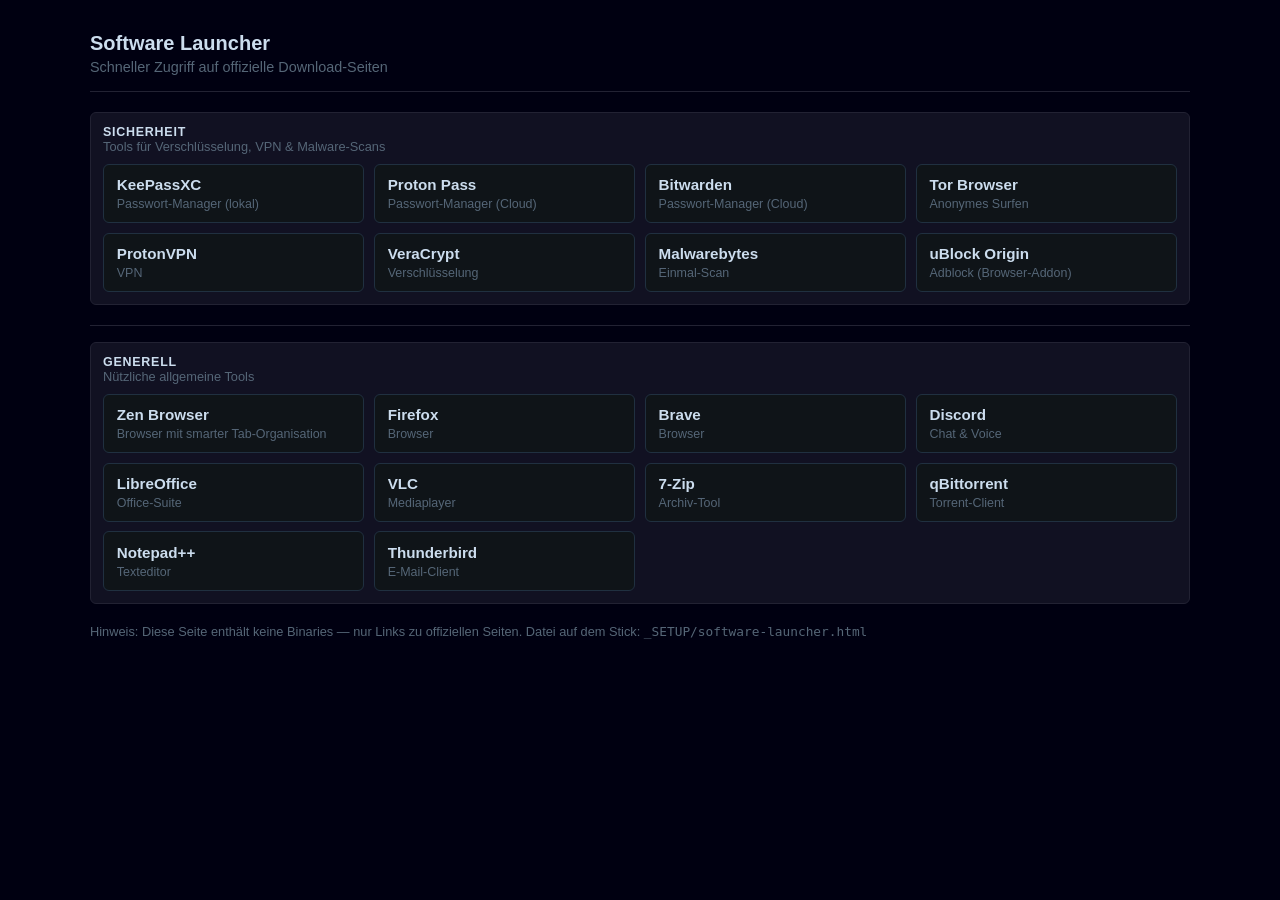
<file: _SETUP/software-launcher.html>
<!DOCTYPE html>
<html lang="de">

<head>
    <meta charset="UTF-8">
    <meta name="viewport" content="width=device-width, initial-scale=1.0">
    <title>Software Launcher</title>
    <style>
        :root {
            --white: #fff;
            --bg: #001;
            --surface: #112;
            --border: #223;
            --text: #CDE;
            --muted: #567;
            --accent: #AAE;
            --accent-bg: #AAE3;
            --card-bg: #0f1418;
            --card-border: #203040;
        }

        * {
            box-sizing: border-box;
        }

        body {
            margin: 0;
            font-family: 'IBM Plex Sans', sans-serif;
            background: var(--bg);
            color: var(--text);
            -webkit-font-smoothing: antialiased;
            -moz-osx-font-smoothing: grayscale;
            padding: 2rem;
        }

        header {
            max-width: 1100px;
            margin: 0 auto 1.25rem auto;
            border-bottom: 1px solid var(--border);
            padding-bottom: 1rem;
        }

        h1 {
            font-size: 20px;
            margin: 0 0 .25rem 0;
        }

        .subtitle {
            color: var(--muted);
            font-size: .9rem;
        }

        .container {
            max-width: 1100px;
            margin: 1rem auto 0 auto;
        }

        .section {
            margin-bottom: 1.25rem;
            background: var(--surface);
            border: 1px solid var(--border);
            border-radius: 6px;
            padding: .75rem;
        }

        .section-header {
            display: flex;
            align-items: center;
            justify-content: space-between;
            margin-bottom: .6rem;
        }

        .section-title {
            font-size: .78rem;
            font-weight: 600;
            color: var(--text);
            text-transform: uppercase;
            letter-spacing: .06em;
        }

        .section-sub {
            color: var(--muted);
            font-size: .8rem
        }

        .grid {
            display: grid;
            grid-template-columns: repeat(auto-fill, minmax(220px, 1fr));
            gap: .6rem;
        }

        .card {
            background: var(--card-bg);
            border: 1px solid var(--card-border);
            border-radius: 6px;
            padding: .7rem .8rem;
            text-decoration: none;
            color: var(--text);
            display: block;
            transition: background .12s, border-color .12s;
        }

        .card:hover {
            background: rgba(255, 255, 255, 0.02);
            border-color: var(--accent);
        }

        .card-name {
            font-size: .95rem;
            font-weight: 600;
            margin-bottom: .25rem;
        }

        .card-desc {
            font-size: .78rem;
            color: var(--muted);
        }

        .divider {
            height: 1px;
            background: var(--border);
            margin: 1rem 0;
        }

        footer {
            max-width: 1100px;
            margin: 1rem auto 0 auto;
            color: var(--muted);
            font-size: .8rem
        }

        @media (max-width:560px) {
            .grid {
                grid-template-columns: repeat(auto-fill, minmax(160px, 1fr));
            }
        }
    </style>
</head>

<body>
    <header>
        <h1>Software Launcher</h1>
        <div class="subtitle">Schneller Zugriff auf offizielle Download-Seiten </div>
    </header>

    <div class="container">
        <div class="section">
            <div class="section-header">
                <div>
                    <div class="section-title">Sicherheit</div>
                    <div class="section-sub">Tools für Verschlüsselung, VPN & Malware-Scans</div>
                </div>
            </div>
            <div class="grid" id="security"></div>
        </div>

        <div class="divider"></div>

        <div class="section">
            <div class="section-header">
                <div>
                    <div class="section-title">Generell</div>
                    <div class="section-sub">Nützliche allgemeine Tools</div>
                </div>
            </div>
            <div class="grid" id="general"></div>
        </div>

    </div>

    <footer>Hinweis: Diese Seite enthält keine Binaries — nur Links zu offiziellen Seiten. Datei auf dem Stick:
        <code>_SETUP/software-launcher.html</code>
    </footer>

    <script>
        const tools = {
            security: [
                { name: "KeePassXC", desc: "Passwort-Manager (lokal)", url: "https://keepassxc.org/download/" },
                { name: "Proton Pass", desc: "Passwort-Manager (Cloud)", url: "https://proton.me/pass/download" },
                { name: "Bitwarden", desc: "Passwort-Manager (Cloud)", url: "https://bitwarden.com/download/" },
                { name: "Tor Browser", desc: "Anonymes Surfen", url: "https://www.torproject.org/download/" },
                { name: "ProtonVPN", desc: "VPN", url: "https://protonvpn.com/download" },
                { name: "VeraCrypt", desc: "Verschlüsselung", url: "https://veracrypt.fr/en/Downloads.html" },
                { name: "Malwarebytes", desc: "Einmal-Scan", url: "https://www.malwarebytes.com/mwb-download" },
                { name: "uBlock Origin", desc: "Adblock (Browser-Addon)", url: "https://ublockorigin.com/" },
            ],
            general: [
                { name: "Zen Browser", desc: "Browser mit smarter Tab-Organisation", url: "https://zen-browser.app/" },
                { name: "Firefox", desc: "Browser", url: "https://www.mozilla.org/de/firefox/" },
                { name: "Brave", desc: "Browser", url: "https://brave.com/de/download/" },
                { name: "Discord", desc: "Chat & Voice", url: "https://discord.com/download" },
                { name: "LibreOffice", desc: "Office-Suite", url: "https://www.libreoffice.org/download/download/" },
                { name: "VLC", desc: "Mediaplayer", url: "https://www.videolan.org/vlc/" },
                { name: "7-Zip", desc: "Archiv-Tool", url: "https://www.7-zip.org/download.html" },
                { name: "qBittorrent", desc: "Torrent-Client", url: "https://www.qbittorrent.org/download" },
                { name: "Notepad++", desc: "Texteditor", url: "https://notepad-plus-plus.org/downloads/" },
                { name: "Thunderbird", desc: "E-Mail-Client", url: "https://www.thunderbird.net/de/" },
            ]
        };

        function renderCards(category) {
            const container = document.getElementById(category);
            container.innerHTML = '';
            tools[category].forEach(t => {
                const a = document.createElement('a');
                a.className = 'card';
                a.href = t.url;
                a.target = '_blank';
                a.rel = 'noopener noreferrer';
                a.innerHTML = `<div class="card-name">${t.name}</div><div class="card-desc">${t.desc}</div>`;
                container.appendChild(a);
            });
        }

        // 'Alle öffnen' Funktion entfernt — Feature deaktiviert per Nutzerwunsch.

        renderCards('security');
        renderCards('general');
    </script>
</body>

</html>
</file>
